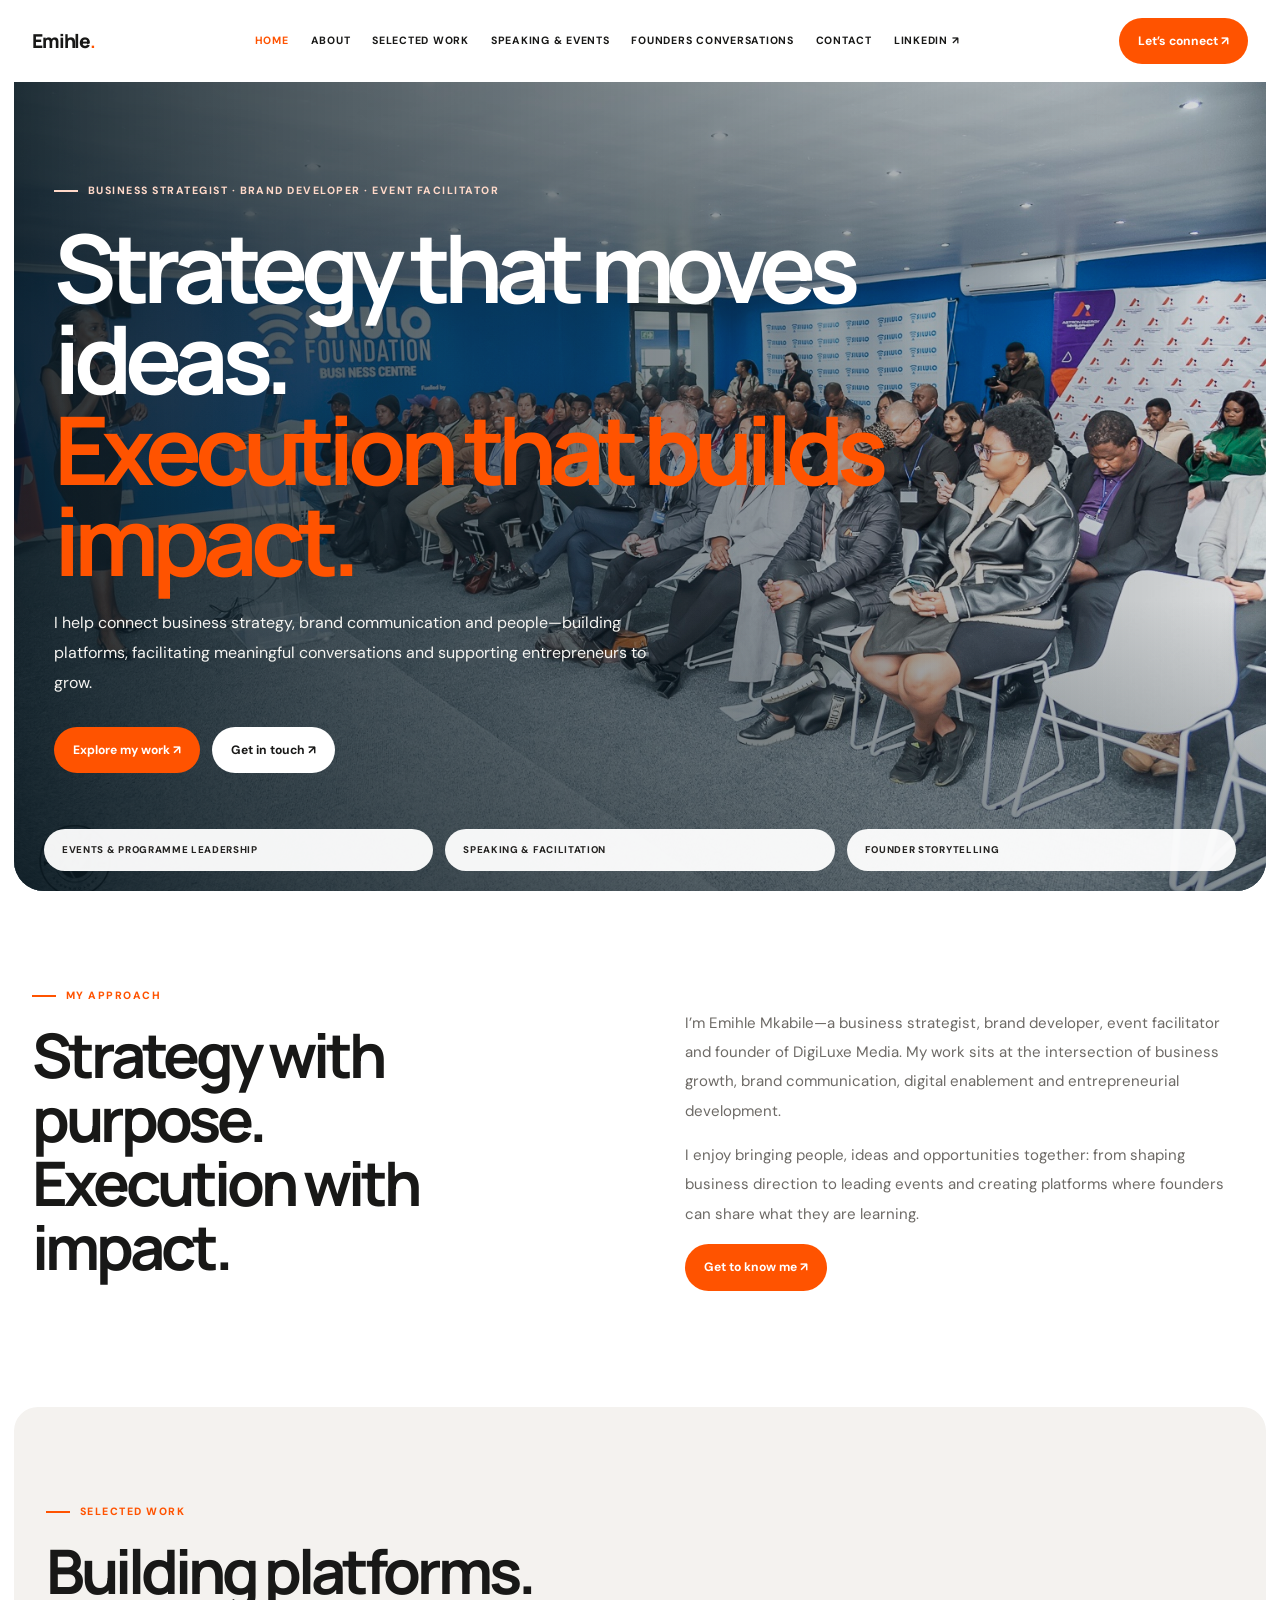
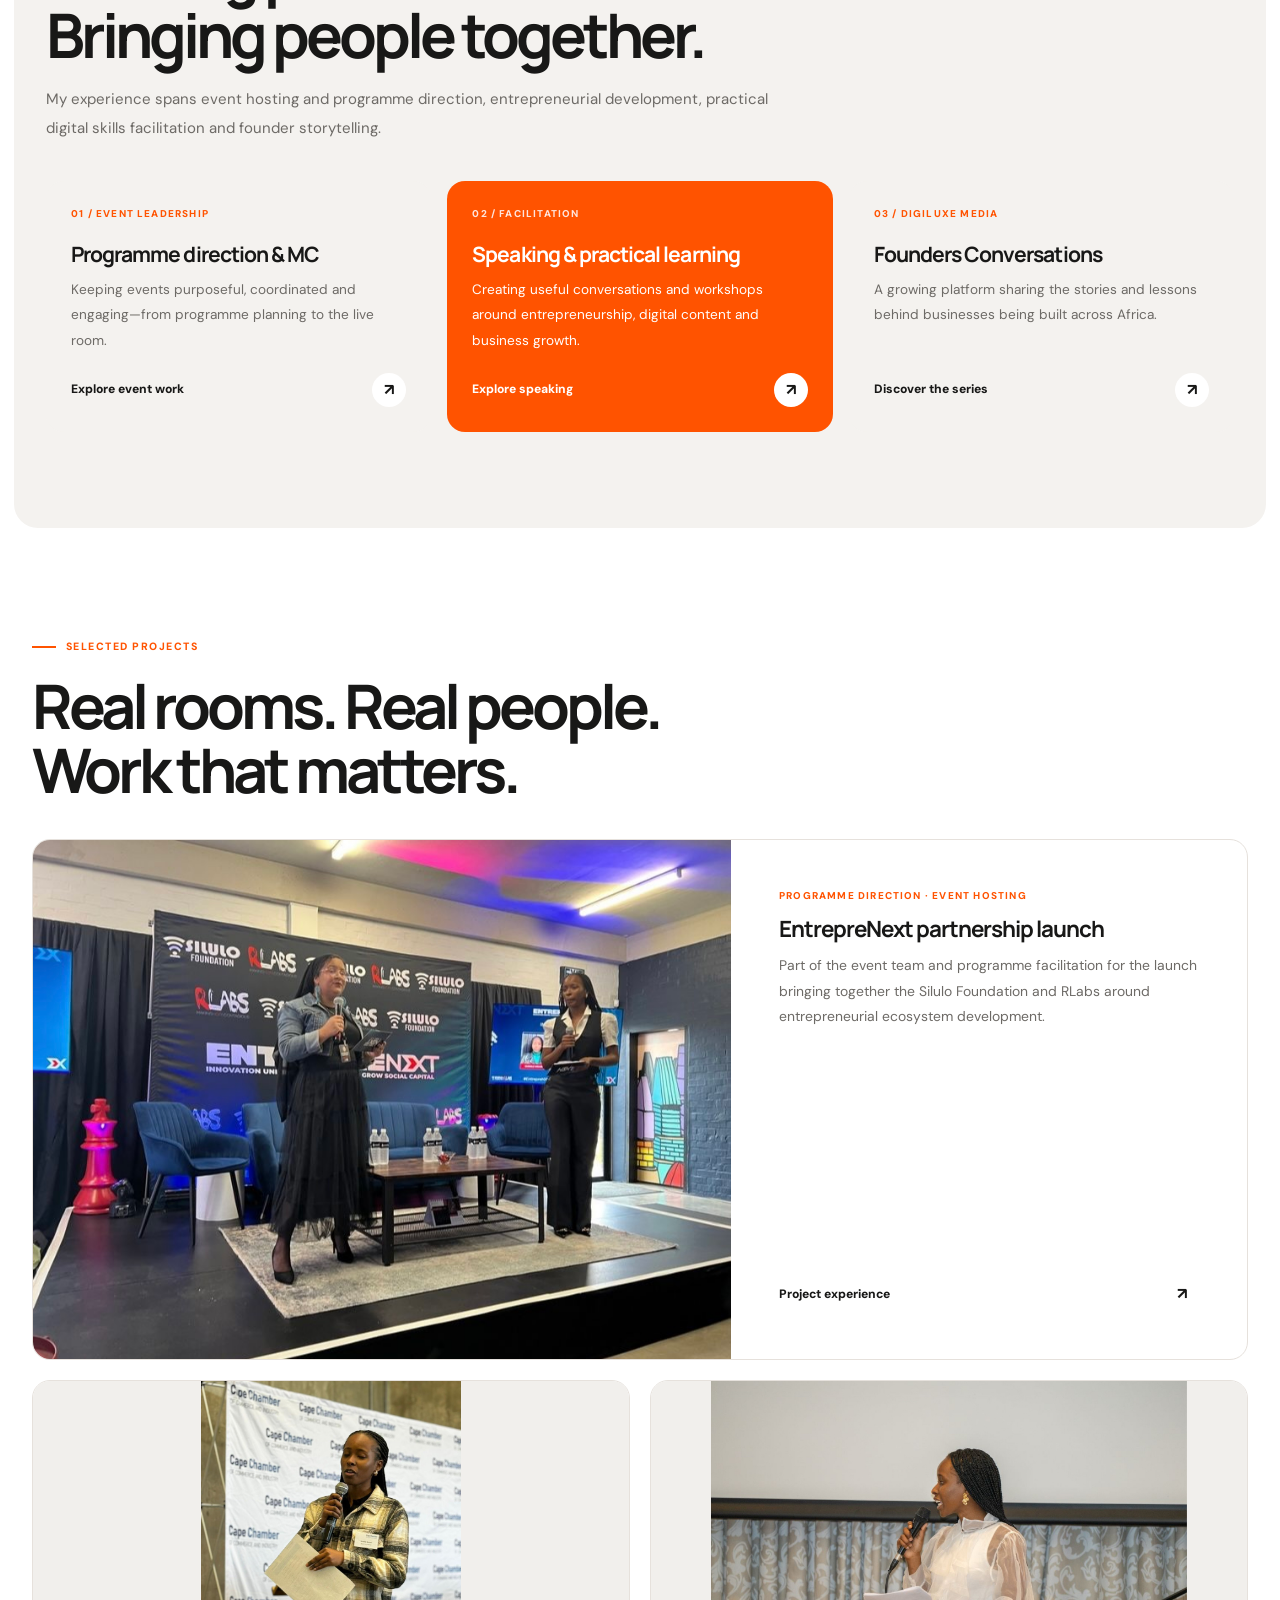
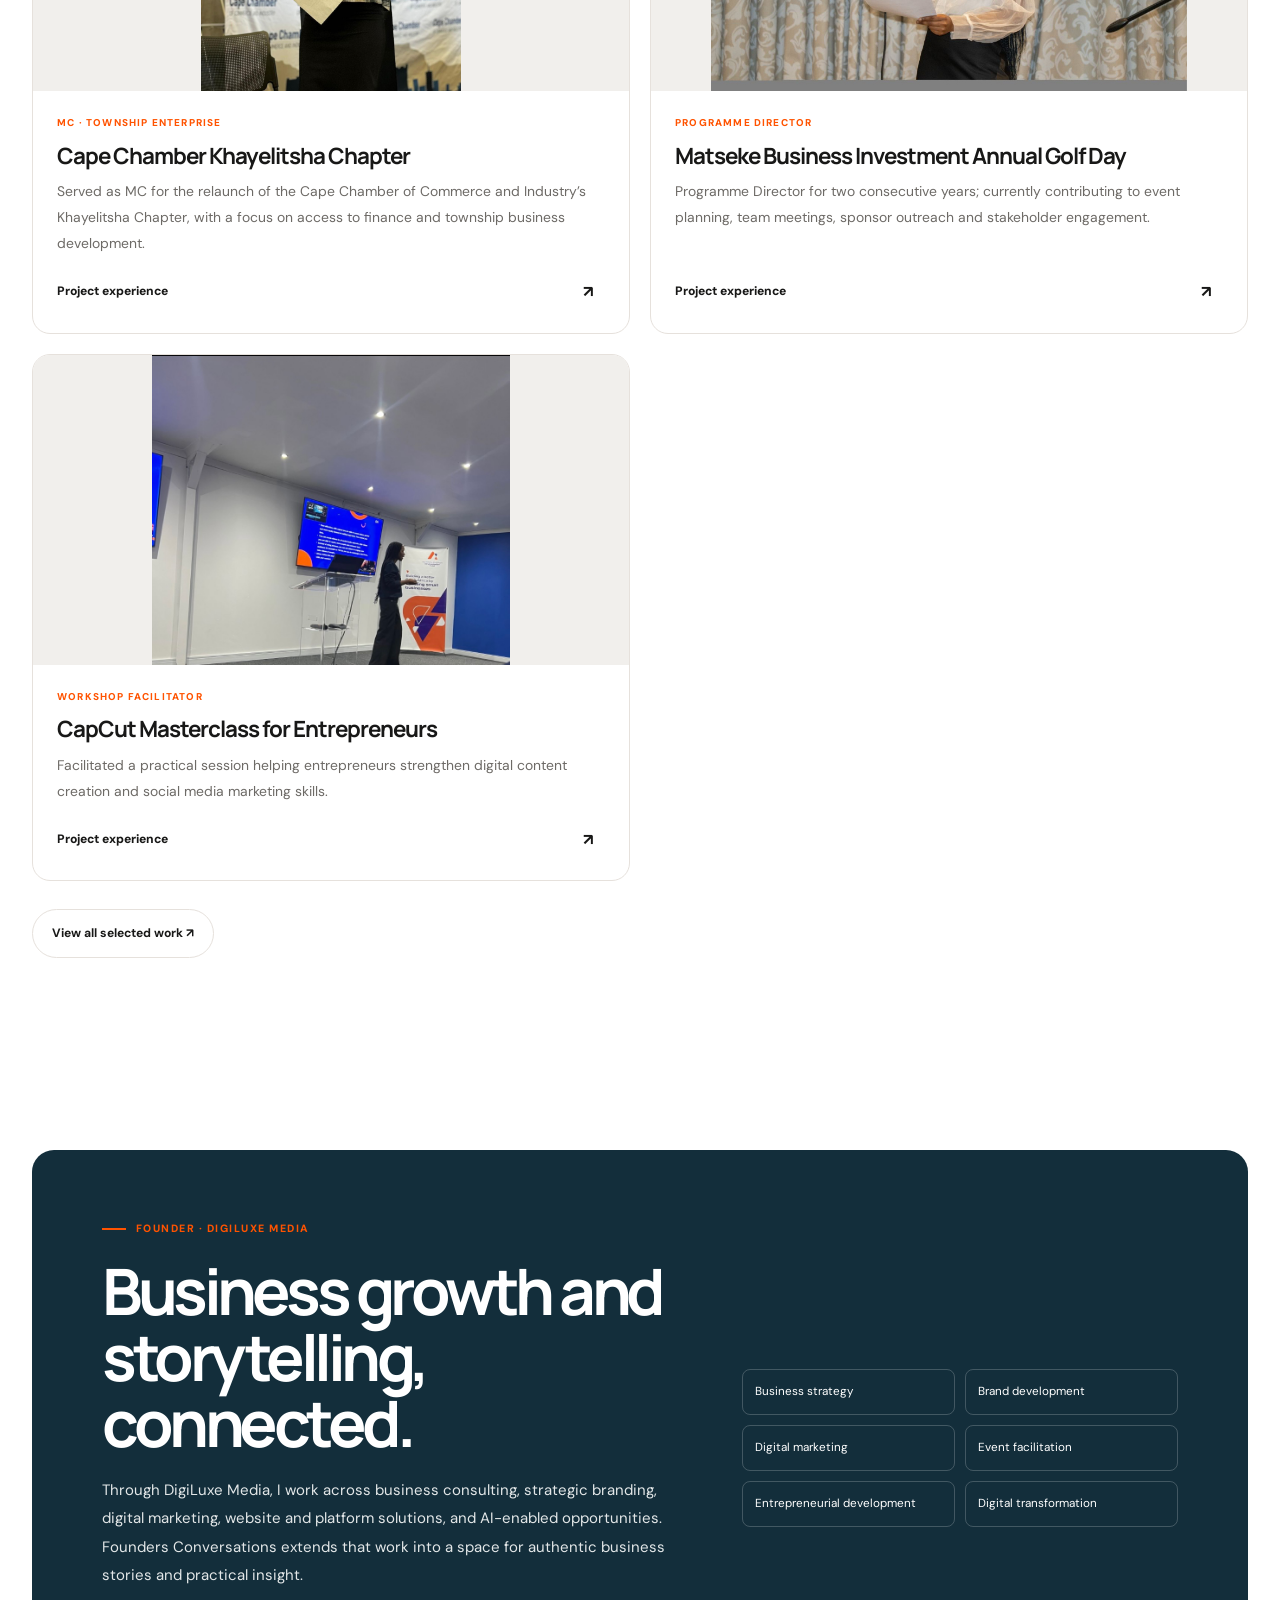
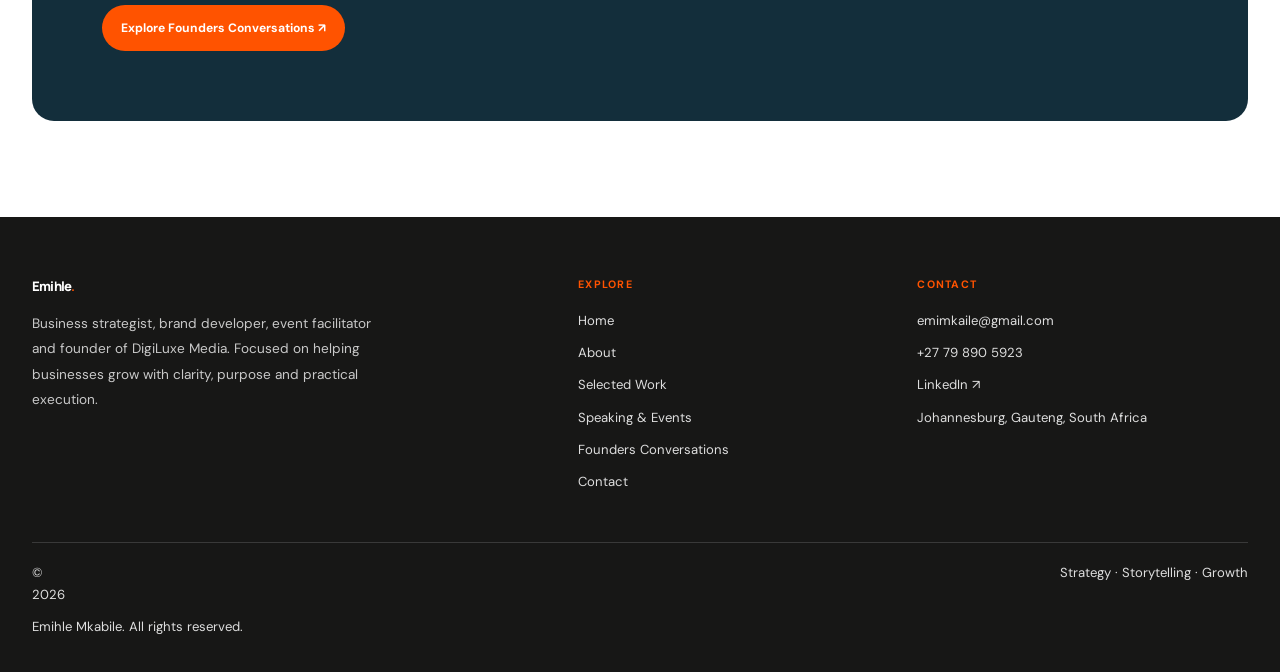
<file: index.html>
<!doctype html><html lang="en-ZA"><head><meta charset="utf-8"><meta name="viewport" content="width=device-width,initial-scale=1"><meta name="theme-color" content="#181817"><meta name="description" content="Emihle Mkabile | Business Strategy, Events & Brand Development"><title>Emihle Mkabile | Business Strategy, Events & Brand Development</title><link rel="stylesheet" href="assets/styles.css"></head><body><div class="site"><header><div class="container nav"><a class="brand" href="index.html">Emihle<b>.</b></a><nav class="navlinks" aria-label="Main navigation"><a href="index.html" class="active">Home</a><a href="about.html" class="">About</a><a href="work.html" class="">Selected Work</a><a href="speaking.html" class="">Speaking & Events</a><a href="founders.html" class="">Founders Conversations</a><a href="contact.html" class="">Contact</a><a href="https://www.linkedin.com/in/emimkaile/" target="_blank" rel="noopener noreferrer">LinkedIn ↗</a></nav><a class="navcta" href="contact.html">Let’s connect ↗</a><button class="menu" aria-expanded="false" aria-label="Toggle navigation">Menu</button></div></header><main><section class="hero"><style>.hero:before{background-image:linear-gradient(90deg,rgba(10,25,33,.86),rgba(10,25,33,.52) 48%,rgba(10,25,33,.12)),url('assets/silulo-launch-wide.jpg')}</style><div class="hero-content"><div class="eyebrow">Business strategist · Brand developer · Event facilitator</div><h1>Strategy that moves ideas.<br><em>Execution that builds impact.</em></h1><p>I help connect business strategy, brand communication and people—building platforms, facilitating meaningful conversations and supporting entrepreneurs to grow.</p><div class="hero-actions"><a class="btn" href="work.html">Explore my work ↗</a><a class="btn light" href="contact.html">Get in touch ↗</a></div></div><div class="hero-pills"><a href="work.html">EVENTS & PROGRAMME LEADERSHIP</a><a href="speaking.html">SPEAKING & FACILITATION</a><a href="founders.html">FOUNDER STORYTELLING</a></div></section>
<section class="section"><div class="container split reveal"><div><div class="eyebrow">My approach</div><h2>Strategy with purpose.<br>Execution with impact.</h2></div><div class="copy"><p>I’m Emihle Mkabile—a business strategist, brand developer, event facilitator and founder of DigiLuxe Media. My work sits at the intersection of business growth, brand communication, digital enablement and entrepreneurial development.</p><p>I enjoy bringing people, ideas and opportunities together: from shaping business direction to leading events and creating platforms where founders can share what they are learning.</p><a class="btn" href="about.html">Get to know me ↗</a></div></div></section>
<section class="section soft"><div class="container"><div class="section-head reveal"><div class="eyebrow">Selected work</div><h2>Building platforms.<br>Bringing people together.</h2><p>My experience spans event hosting and programme direction, entrepreneurial development, practical digital skills facilitation and founder storytelling.</p></div><div class="cards"><a class="card reveal" href="work.html"><span class="tag">01 / Event leadership</span><h3>Programme direction & MC</h3><p>Keeping events purposeful, coordinated and engaging—from programme planning to the live room.</p><div class="card-link">Explore event work <span>↗</span></div></a><a class="card orange reveal" href="speaking.html"><span class="tag">02 / Facilitation</span><h3>Speaking & practical learning</h3><p>Creating useful conversations and workshops around entrepreneurship, digital content and business growth.</p><div class="card-link">Explore speaking <span>↗</span></div></a><a class="card reveal" href="founders.html"><span class="tag">03 / DigiLuxe Media</span><h3>Founders Conversations</h3><p>A growing platform sharing the stories and lessons behind businesses being built across Africa.</p><div class="card-link">Discover the series <span>↗</span></div></a></div></div></section>
<section class="section"><div class="container"><div class="section-head reveal"><div class="eyebrow">Selected projects</div><h2>Real rooms. Real people.<br>Work that matters.</h2></div><div class="project-grid"><article class="project featured reveal"><div class="project-media"><img src="assets/entreprenext-stage-02.jpg" alt="EntrepreNext partnership launch" loading="lazy"></div><div class="project-copy"><span class="tag">Programme direction · Event hosting</span><h3>EntrepreNext partnership launch</h3><p>Part of the event team and programme facilitation for the launch bringing together the Silulo Foundation and RLabs around entrepreneurial ecosystem development.</p><div class="card-link"><span>Project experience</span><span>↗</span></div></div></article><article class="project reveal"><div class="project-media"><img src="assets/cape-chamber-emihle.jpg" alt="Cape Chamber Khayelitsha Chapter" loading="lazy"></div><div class="project-copy"><span class="tag">MC · Township enterprise</span><h3>Cape Chamber Khayelitsha Chapter</h3><p>Served as MC for the relaunch of the Cape Chamber of Commerce and Industry’s Khayelitsha Chapter, with a focus on access to finance and township business development.</p><div class="card-link"><span>Project experience</span><span>↗</span></div></div></article><article class="project reveal"><div class="project-media"><img src="assets/mbi-speaking-01.jpg" alt="Matseke Business Investment Annual Golf Day" loading="lazy"></div><div class="project-copy"><span class="tag">Programme Director</span><h3>Matseke Business Investment Annual Golf Day</h3><p>Programme Director for two consecutive years; currently contributing to event planning, team meetings, sponsor outreach and stakeholder engagement.</p><div class="card-link"><span>Project experience</span><span>↗</span></div></div></article><article class="project reveal"><div class="project-media"><img src="assets/capcut-masterclass-01.jpg" alt="CapCut Masterclass for Entrepreneurs" loading="lazy"></div><div class="project-copy"><span class="tag">Workshop facilitator</span><h3>CapCut Masterclass for Entrepreneurs</h3><p>Facilitated a practical session helping entrepreneurs strengthen digital content creation and social media marketing skills.</p><div class="card-link"><span>Project experience</span><span>↗</span></div></div></article></div><div style="margin-top:28px"><a class="btn outline" href="work.html">View all selected work ↗</a></div></div></section>
<section class="section"><div class="container about-band reveal"><div><div class="eyebrow">Founder · DigiLuxe Media</div><h2>Business growth and storytelling, connected.</h2><p>Through DigiLuxe Media, I work across business consulting, strategic branding, digital marketing, website and platform solutions, and AI-enabled opportunities. Founders Conversations extends that work into a space for authentic business stories and practical insight.</p><a class="btn" href="founders.html">Explore Founders Conversations ↗</a></div><div class="expertise"><span>Business strategy</span><span>Brand development</span><span>Digital marketing</span><span>Event facilitation</span><span>Entrepreneurial development</span><span>Digital transformation</span></div></div></section></main><footer class="footer"><div class="container"><div class="footer-grid"><div><a class="brand" href="index.html" style="color:#fff">Emihle<b>.</b></a><p>Business strategist, brand developer, event facilitator and founder of DigiLuxe Media. Focused on helping businesses grow with clarity, purpose and practical execution.</p></div><div><h4>Explore</h4><a href="index.html">Home</a><a href="about.html">About</a><a href="work.html">Selected Work</a><a href="speaking.html">Speaking & Events</a><a href="founders.html">Founders Conversations</a><a href="contact.html">Contact</a></div><div><h4>Contact</h4><a href="mailto:emimkaile@gmail.com">emimkaile@gmail.com</a><a href="tel:+27798905923">+27 79 890 5923</a><a href="https://www.linkedin.com/in/emimkaile/" target="_blank" rel="noopener noreferrer">LinkedIn ↗</a><span>Johannesburg, Gauteng, South Africa</span></div></div><div class="footer-bottom"><span>© <span data-year></span> Emihle Mkabile. All rights reserved.</span><span>Strategy · Storytelling · Growth</span></div></div></footer></div><script src="assets/site.js"></script></body></html>
</file>
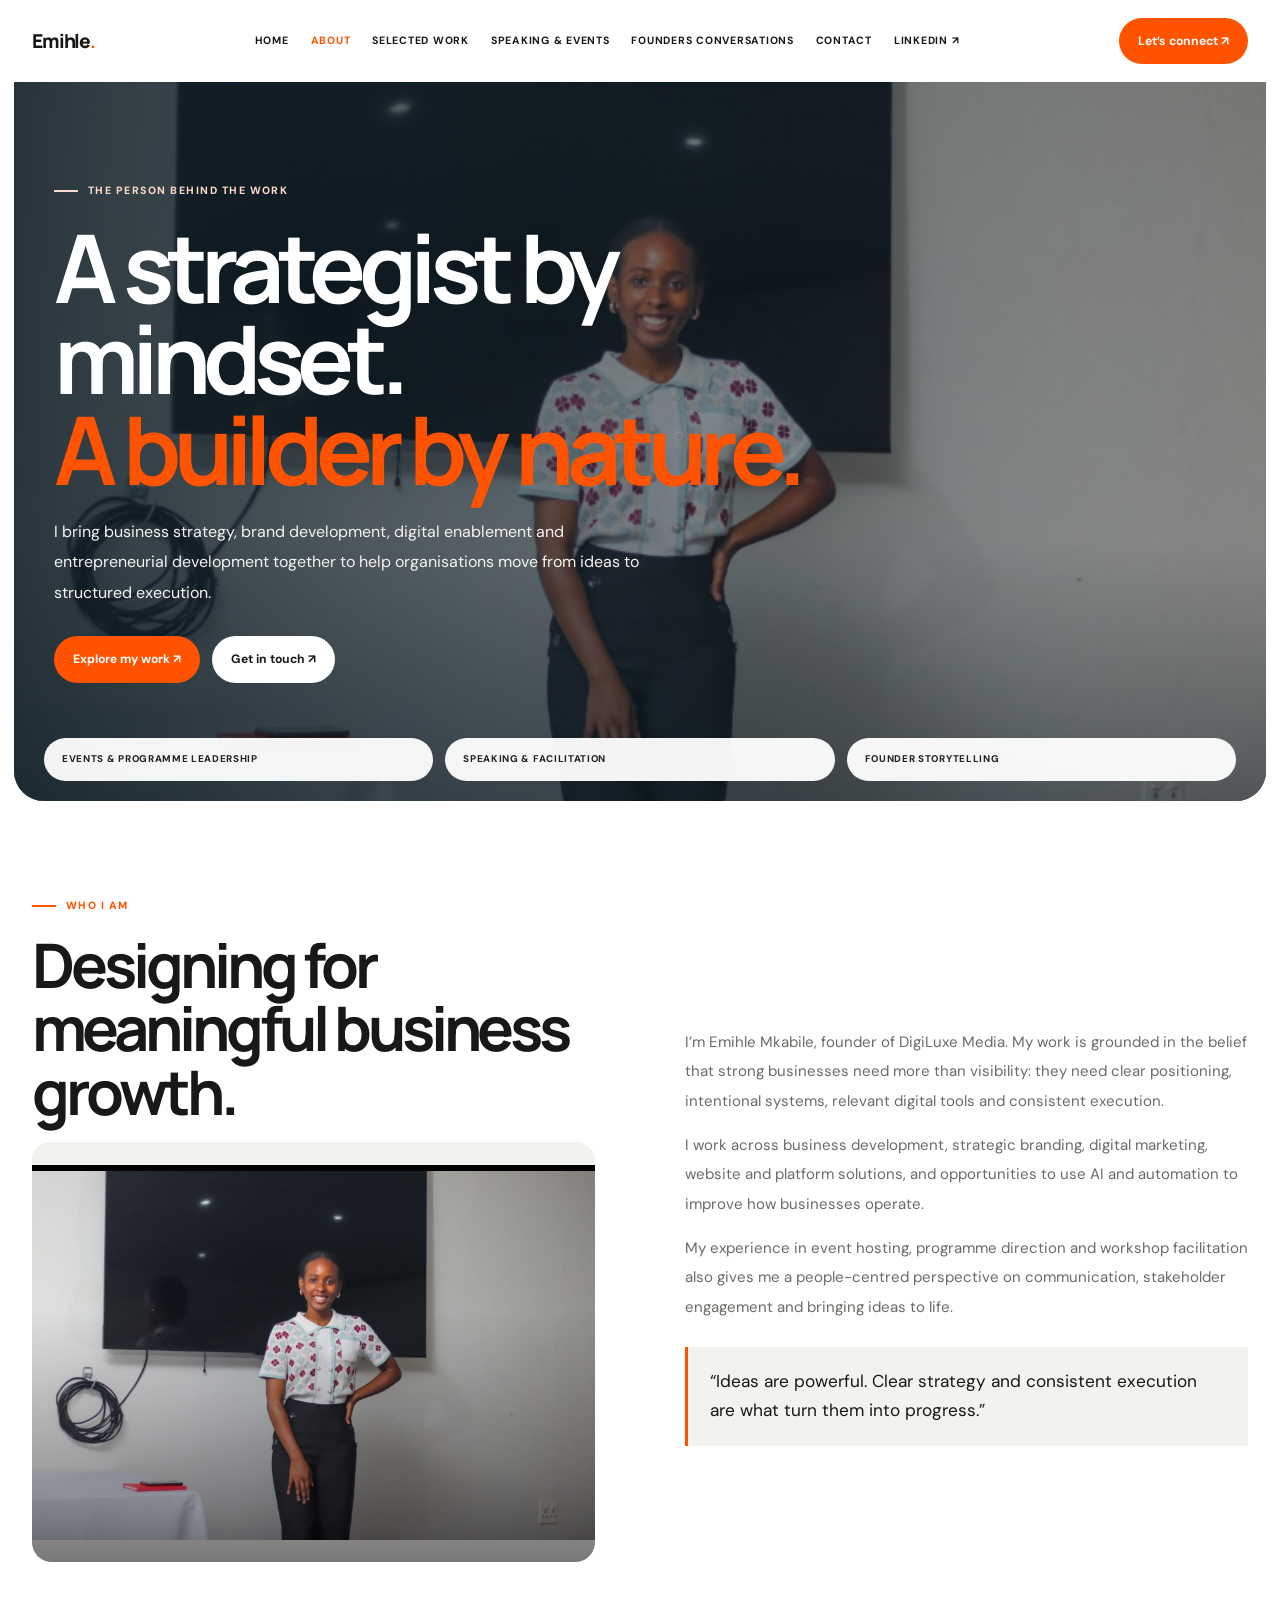
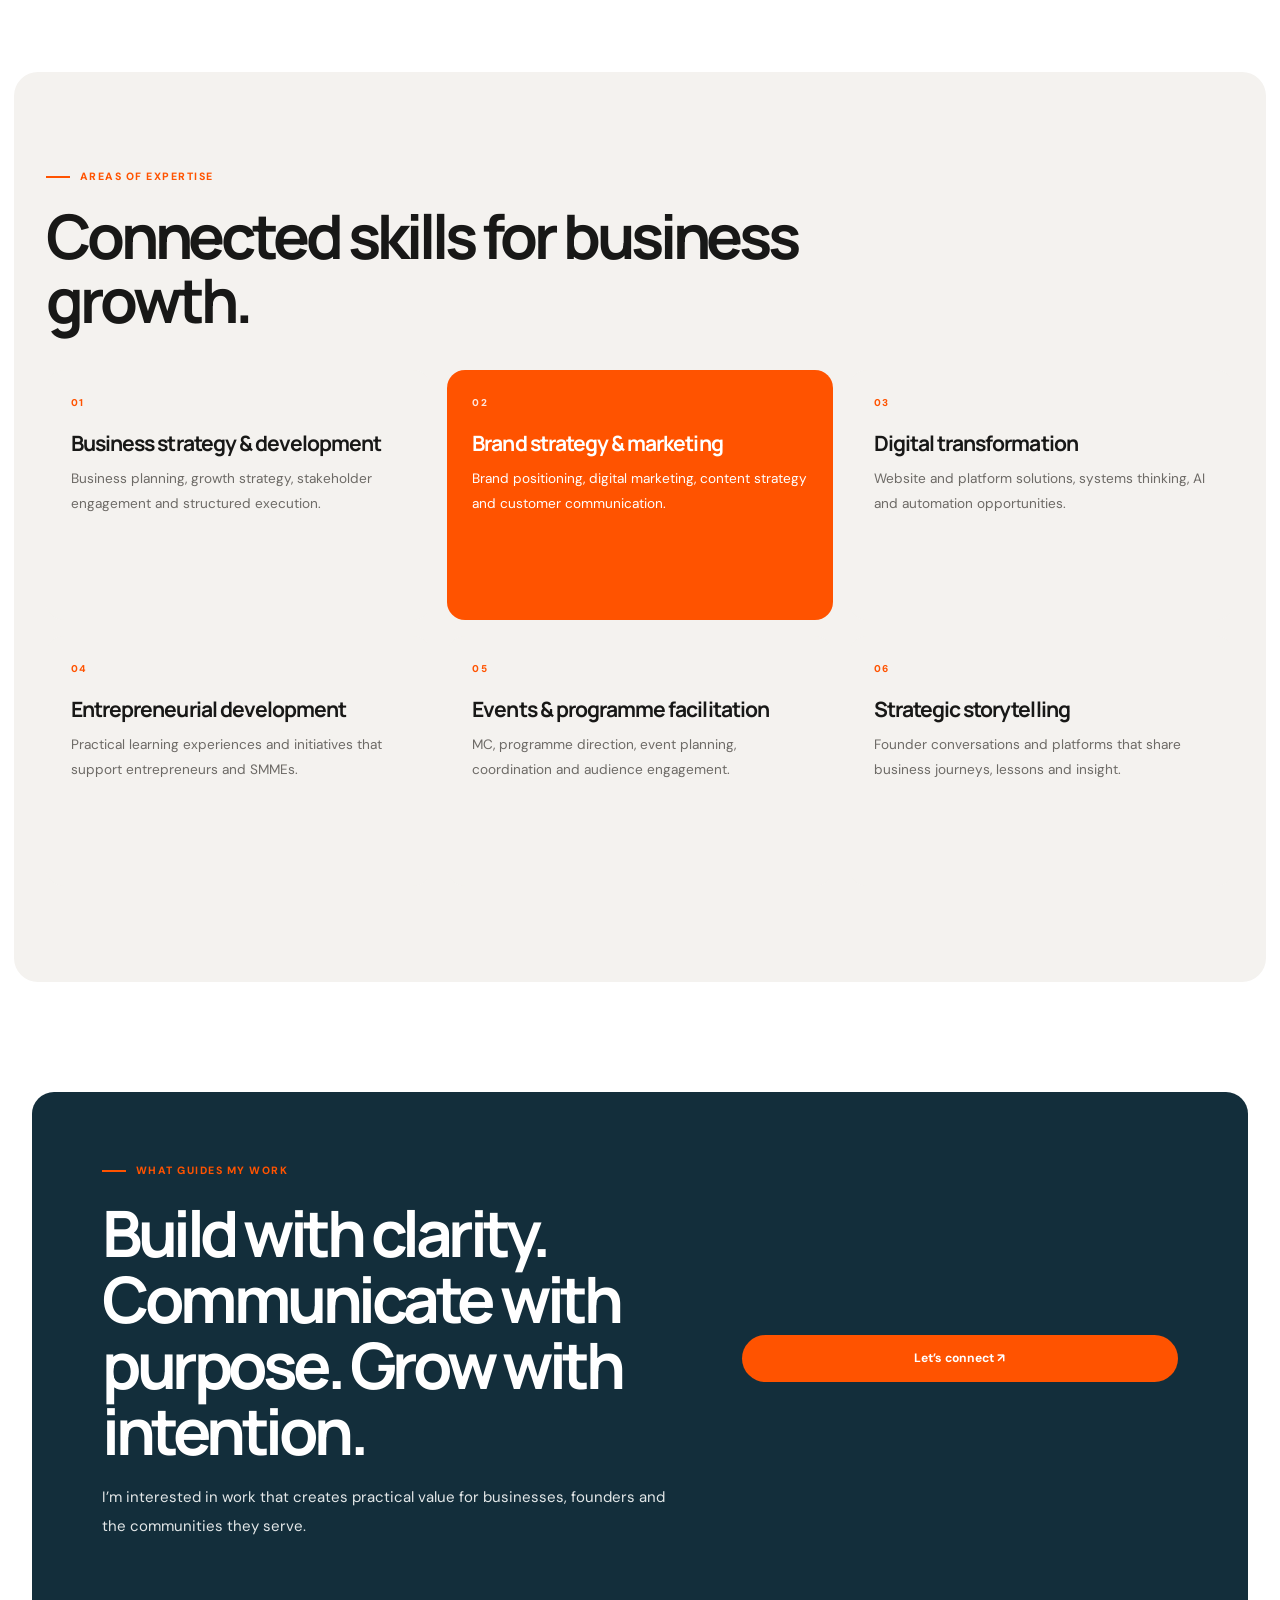
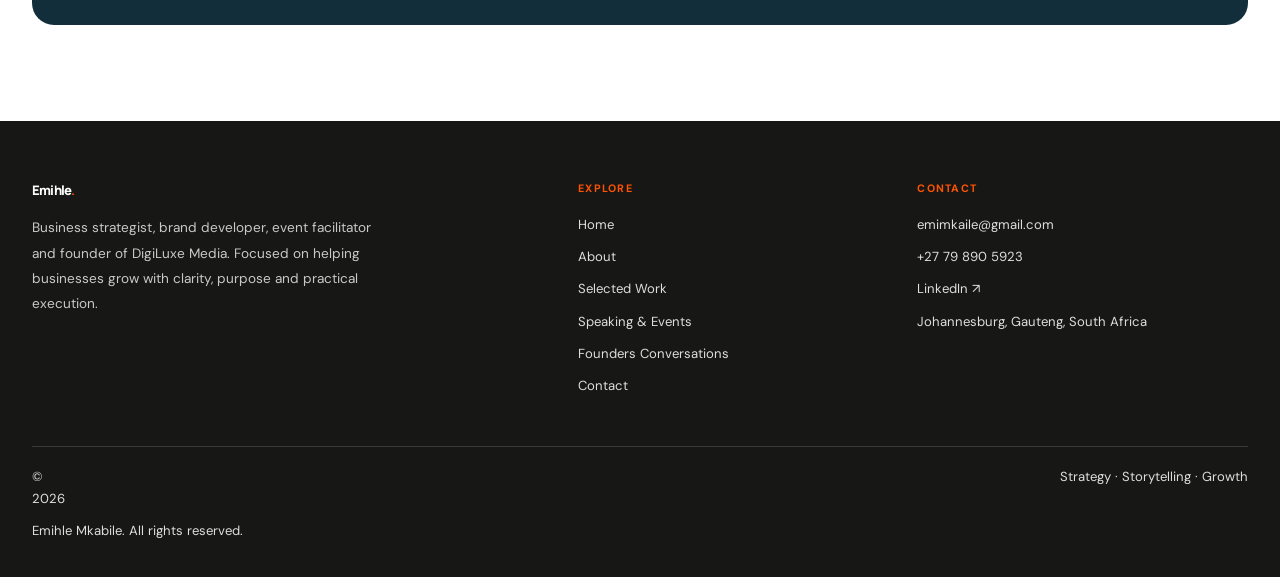
<file: about.html>
<!doctype html><html lang="en-ZA"><head><meta charset="utf-8"><meta name="viewport" content="width=device-width,initial-scale=1"><meta name="theme-color" content="#181817"><meta name="description" content="About Emihle Mkabile | Strategy, Leadership & Growth"><title>About Emihle Mkabile | Strategy, Leadership & Growth</title><link rel="stylesheet" href="assets/styles.css"></head><body><div class="site"><header><div class="container nav"><a class="brand" href="index.html">Emihle<b>.</b></a><nav class="navlinks" aria-label="Main navigation"><a href="index.html" class="">Home</a><a href="about.html" class="active">About</a><a href="work.html" class="">Selected Work</a><a href="speaking.html" class="">Speaking & Events</a><a href="founders.html" class="">Founders Conversations</a><a href="contact.html" class="">Contact</a><a href="https://www.linkedin.com/in/emimkaile/" target="_blank" rel="noopener noreferrer">LinkedIn ↗</a></nav><a class="navcta" href="contact.html">Let’s connect ↗</a><button class="menu" aria-expanded="false" aria-label="Toggle navigation">Menu</button></div></header><main><section class="hero"><style>.hero:before{background-image:linear-gradient(90deg,rgba(10,25,33,.86),rgba(10,25,33,.52) 48%,rgba(10,25,33,.12)),url('assets/professional-portrait.jpg')}</style><div class="hero-content"><div class="eyebrow">The person behind the work</div><h1>A strategist by mindset.<br><em>A builder by nature.</em></h1><p>I bring business strategy, brand development, digital enablement and entrepreneurial development together to help organisations move from ideas to structured execution.</p><div class="hero-actions"><a class="btn" href="work.html">Explore my work ↗</a><a class="btn light" href="contact.html">Get in touch ↗</a></div></div><div class="hero-pills"><a href="work.html">EVENTS & PROGRAMME LEADERSHIP</a><a href="speaking.html">SPEAKING & FACILITATION</a><a href="founders.html">FOUNDER STORYTELLING</a></div></section>
<section class="section"><div class="container split reveal"><div><div class="eyebrow">Who I am</div><h2>Designing for meaningful business growth.</h2><div class="image-frame"><img src="assets/professional-portrait.jpg" alt="Emihle Mkabile portrait" loading="lazy"></div></div><div class="copy"><p>I’m Emihle Mkabile, founder of DigiLuxe Media. My work is grounded in the belief that strong businesses need more than visibility: they need clear positioning, intentional systems, relevant digital tools and consistent execution.</p><p>I work across business development, strategic branding, digital marketing, website and platform solutions, and opportunities to use AI and automation to improve how businesses operate.</p><p>My experience in event hosting, programme direction and workshop facilitation also gives me a people-centred perspective on communication, stakeholder engagement and bringing ideas to life.</p><div class="quote">“Ideas are powerful. Clear strategy and consistent execution are what turn them into progress.”</div></div></div></section>
<section class="section soft"><div class="container"><div class="section-head"><div class="eyebrow">Areas of expertise</div><h2>Connected skills for business growth.</h2></div><div class="cards"><article class="card"><span class="tag">01</span><h3>Business strategy & development</h3><p>Business planning, growth strategy, stakeholder engagement and structured execution.</p></article><article class="card orange"><span class="tag">02</span><h3>Brand strategy & marketing</h3><p>Brand positioning, digital marketing, content strategy and customer communication.</p></article><article class="card"><span class="tag">03</span><h3>Digital transformation</h3><p>Website and platform solutions, systems thinking, AI and automation opportunities.</p></article><article class="card"><span class="tag">04</span><h3>Entrepreneurial development</h3><p>Practical learning experiences and initiatives that support entrepreneurs and SMMEs.</p></article><article class="card"><span class="tag">05</span><h3>Events & programme facilitation</h3><p>MC, programme direction, event planning, coordination and audience engagement.</p></article><article class="card"><span class="tag">06</span><h3>Strategic storytelling</h3><p>Founder conversations and platforms that share business journeys, lessons and insight.</p></article></div></div></section><section class="section"><div class="container about-band"><div><div class="eyebrow">What guides my work</div><h2>Build with clarity. Communicate with purpose. Grow with intention.</h2><p>I’m interested in work that creates practical value for businesses, founders and the communities they serve.</p></div><a class="btn" href="contact.html">Let’s connect ↗</a></div></section></main><footer class="footer"><div class="container"><div class="footer-grid"><div><a class="brand" href="index.html" style="color:#fff">Emihle<b>.</b></a><p>Business strategist, brand developer, event facilitator and founder of DigiLuxe Media. Focused on helping businesses grow with clarity, purpose and practical execution.</p></div><div><h4>Explore</h4><a href="index.html">Home</a><a href="about.html">About</a><a href="work.html">Selected Work</a><a href="speaking.html">Speaking & Events</a><a href="founders.html">Founders Conversations</a><a href="contact.html">Contact</a></div><div><h4>Contact</h4><a href="mailto:emimkaile@gmail.com">emimkaile@gmail.com</a><a href="tel:+27798905923">+27 79 890 5923</a><a href="https://www.linkedin.com/in/emimkaile/" target="_blank" rel="noopener noreferrer">LinkedIn ↗</a><span>Johannesburg, Gauteng, South Africa</span></div></div><div class="footer-bottom"><span>© <span data-year></span> Emihle Mkabile. All rights reserved.</span><span>Strategy · Storytelling · Growth</span></div></div></footer></div><script src="assets/site.js"></script></body></html>
</file>
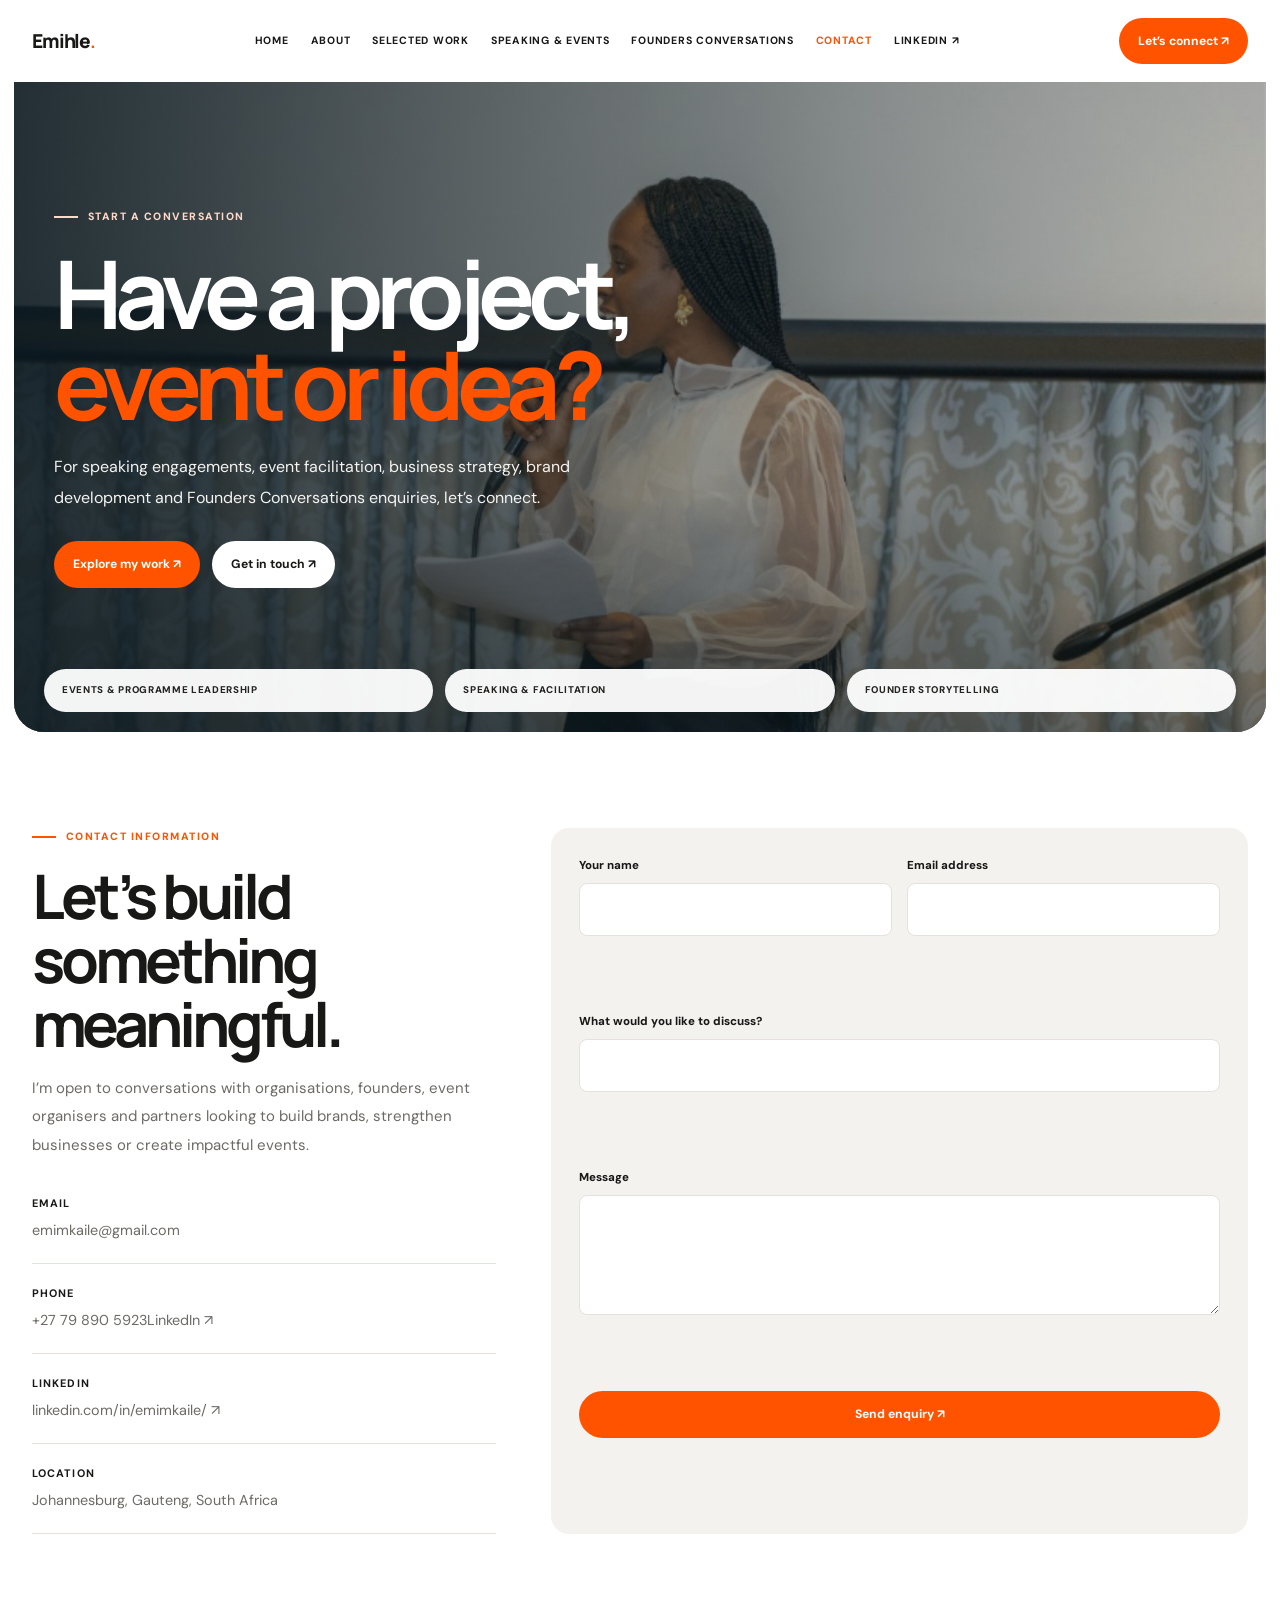
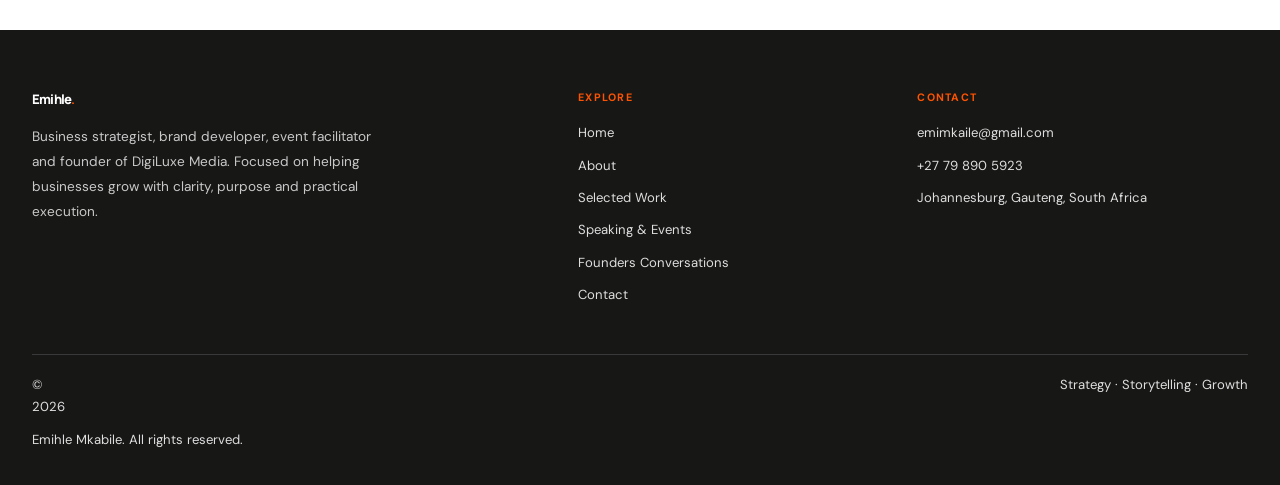
<file: contact.html>
<!doctype html><html lang="en-ZA"><head><meta charset="utf-8"><meta name="viewport" content="width=device-width,initial-scale=1"><meta name="theme-color" content="#181817"><meta name="description" content="Contact | Emihle Mkabile"><title>Contact | Emihle Mkabile</title><link rel="stylesheet" href="assets/styles.css"></head><body><div class="site"><header><div class="container nav"><a class="brand" href="index.html">Emihle<b>.</b></a><nav class="navlinks" aria-label="Main navigation"><a href="index.html" class="">Home</a><a href="about.html" class="">About</a><a href="work.html" class="">Selected Work</a><a href="speaking.html" class="">Speaking & Events</a><a href="founders.html" class="">Founders Conversations</a><a href="contact.html" class="active">Contact</a><a href="https://www.linkedin.com/in/emimkaile/" target="_blank" rel="noopener noreferrer">LinkedIn ↗</a></nav><a class="navcta" href="contact.html">Let’s connect ↗</a><button class="menu" aria-expanded="false" aria-label="Toggle navigation">Menu</button></div></header><main><section class="hero"><style>.hero:before{background-image:linear-gradient(90deg,rgba(10,25,33,.86),rgba(10,25,33,.52) 48%,rgba(10,25,33,.12)),url('assets/mbi-speaking-01.jpg')}</style><div class="hero-content"><div class="eyebrow">Start a conversation</div><h1>Have a project,<br><em>event or idea?</em></h1><p>For speaking engagements, event facilitation, business strategy, brand development and Founders Conversations enquiries, let’s connect.</p><div class="hero-actions"><a class="btn" href="work.html">Explore my work ↗</a><a class="btn light" href="contact.html">Get in touch ↗</a></div></div><div class="hero-pills"><a href="work.html">EVENTS & PROGRAMME LEADERSHIP</a><a href="speaking.html">SPEAKING & FACILITATION</a><a href="founders.html">FOUNDER STORYTELLING</a></div></section>
<section class="section"><div class="container contact"><div><div class="eyebrow">Contact information</div><h2>Let’s build something meaningful.</h2><p style="color:var(--muted);line-height:1.9">I’m open to conversations with organisations, founders, event organisers and partners looking to build brands, strengthen businesses or create impactful events.</p><div class="contact-info"><b>Email</b><a href="mailto:emimkaile@gmail.com">emimkaile@gmail.com</a></div><div class="contact-info"><b>Phone</b><a href="tel:+27798905923">+27 79 890 5923</a><a href="https://www.linkedin.com/in/emimkaile/" target="_blank" rel="noopener noreferrer">LinkedIn ↗</a></div><div class="contact-info"><b>LinkedIn</b><a href="https://www.linkedin.com/in/emimkaile/" target="_blank" rel="noopener noreferrer">linkedin.com/in/emimkaile/ ↗</a></div><div class="contact-info"><b>Location</b><span>Johannesburg, Gauteng, South Africa</span></div></div><form class="form" onsubmit="event.preventDefault();document.getElementById('form-note').textContent='This portfolio demo form is not connected yet. Please email Emihle directly.'"><div class="field"><label for="name">Your name</label><input id="name" name="name" required autocomplete="name"></div><div class="field"><label for="email">Email address</label><input id="email" name="email" type="email" required autocomplete="email"></div><div class="field full"><label for="subject">What would you like to discuss?</label><input id="subject" name="subject" required></div><div class="field full"><label for="message">Message</label><textarea id="message" name="message" required></textarea></div><div class="field full"><button class="btn" type="submit">Send enquiry ↗</button><small id="form-note" style="color:var(--muted)"></small></div></form></div></section></main><footer class="footer"><div class="container"><div class="footer-grid"><div><a class="brand" href="index.html" style="color:#fff">Emihle<b>.</b></a><p>Business strategist, brand developer, event facilitator and founder of DigiLuxe Media. Focused on helping businesses grow with clarity, purpose and practical execution.</p></div><div><h4>Explore</h4><a href="index.html">Home</a><a href="about.html">About</a><a href="work.html">Selected Work</a><a href="speaking.html">Speaking & Events</a><a href="founders.html">Founders Conversations</a><a href="contact.html">Contact</a></div><div><h4>Contact</h4><a href="mailto:emimkaile@gmail.com">emimkaile@gmail.com</a><a href="tel:+27798905923">+27 79 890 5923</a><span>Johannesburg, Gauteng, South Africa</span></div></div><div class="footer-bottom"><span>© <span data-year></span> Emihle Mkabile. All rights reserved.</span><span>Strategy · Storytelling · Growth</span></div></div></footer></div><script src="assets/site.js"></script></body></html>
</file>
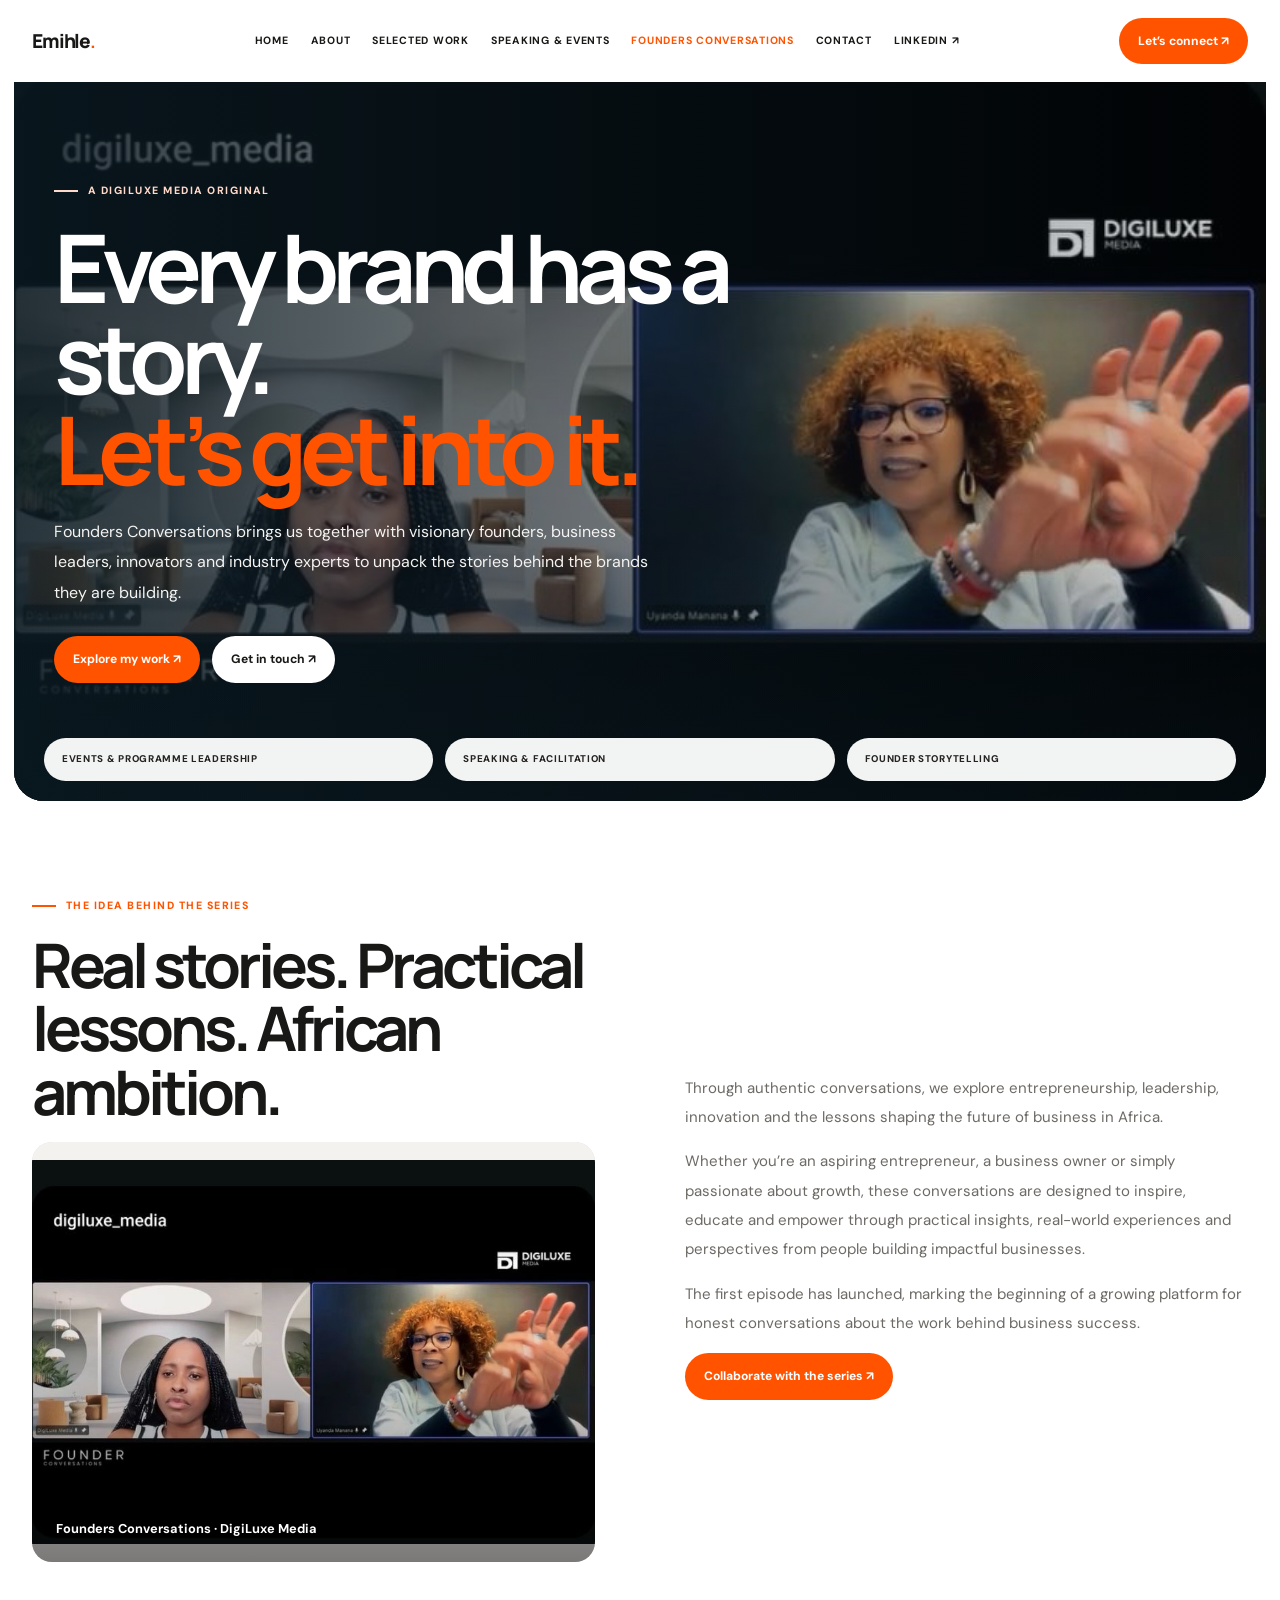
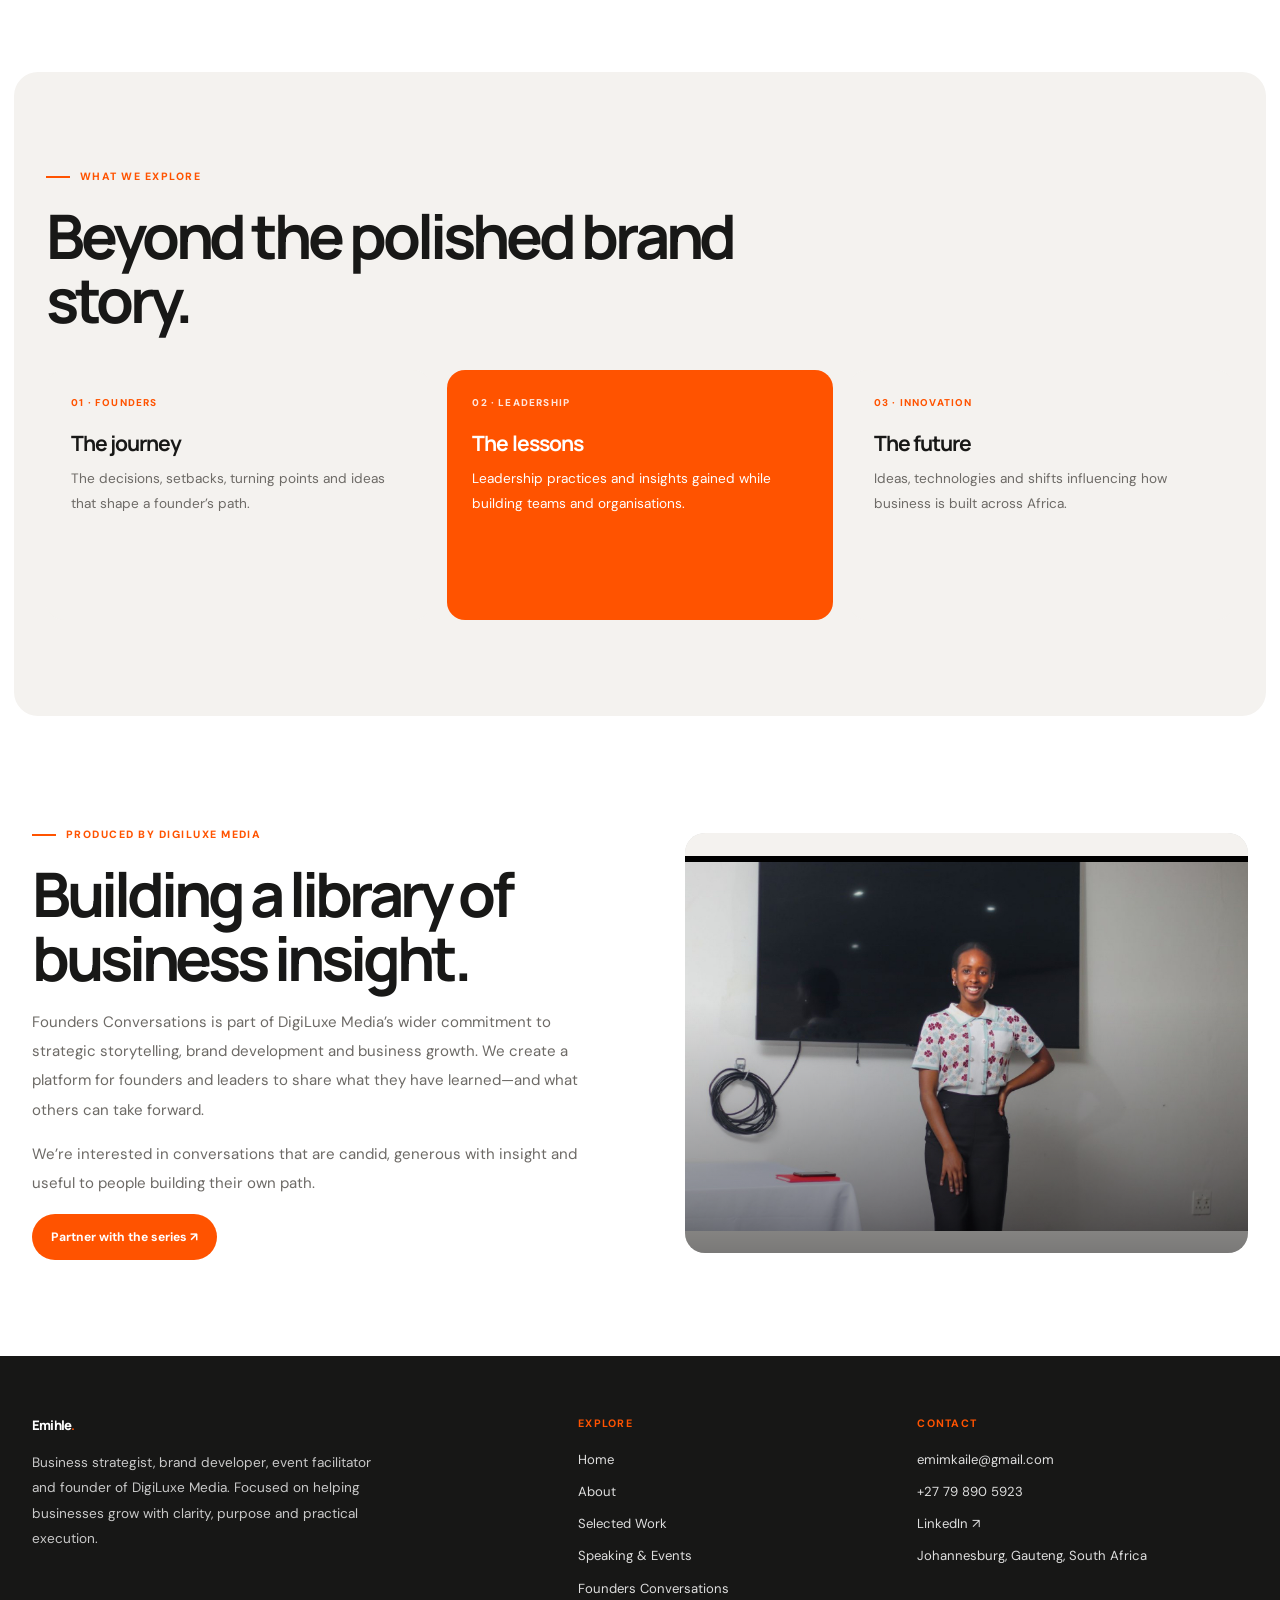
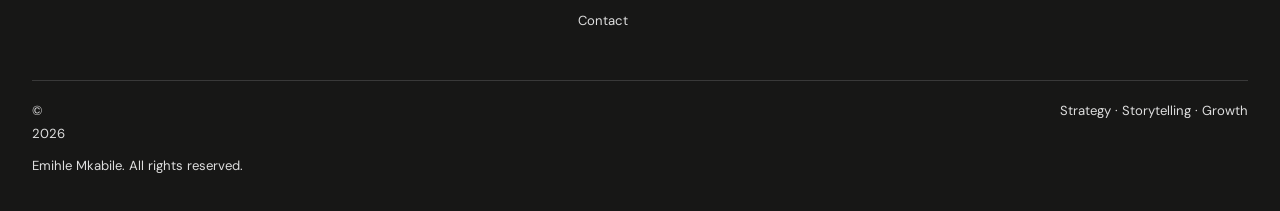
<file: founders.html>
<!doctype html><html lang="en-ZA"><head><meta charset="utf-8"><meta name="viewport" content="width=device-width,initial-scale=1"><meta name="theme-color" content="#181817"><meta name="description" content="Founders Conversations | DigiLuxe Media"><title>Founders Conversations | DigiLuxe Media</title><link rel="stylesheet" href="assets/styles.css"></head><body><div class="site"><header><div class="container nav"><a class="brand" href="index.html">Emihle<b>.</b></a><nav class="navlinks" aria-label="Main navigation"><a href="index.html" class="">Home</a><a href="about.html" class="">About</a><a href="work.html" class="">Selected Work</a><a href="speaking.html" class="">Speaking & Events</a><a href="founders.html" class="active">Founders Conversations</a><a href="contact.html" class="">Contact</a><a href="https://www.linkedin.com/in/emimkaile/" target="_blank" rel="noopener noreferrer">LinkedIn ↗</a></nav><a class="navcta" href="contact.html">Let’s connect ↗</a><button class="menu" aria-expanded="false" aria-label="Toggle navigation">Menu</button></div></header><main><section class="hero"><style>.hero:before{background-image:linear-gradient(90deg,rgba(10,25,33,.86),rgba(10,25,33,.52) 48%,rgba(10,25,33,.12)),url('assets/founders-conversations.jpg')}</style><div class="hero-content"><div class="eyebrow">A DigiLuxe Media original</div><h1>Every brand has a story.<br><em>Let’s get into it.</em></h1><p>Founders Conversations brings us together with visionary founders, business leaders, innovators and industry experts to unpack the stories behind the brands they are building.</p><div class="hero-actions"><a class="btn" href="work.html">Explore my work ↗</a><a class="btn light" href="contact.html">Get in touch ↗</a></div></div><div class="hero-pills"><a href="work.html">EVENTS & PROGRAMME LEADERSHIP</a><a href="speaking.html">SPEAKING & FACILITATION</a><a href="founders.html">FOUNDER STORYTELLING</a></div></section>
<section class="section"><div class="container split reveal"><div><div class="eyebrow">The idea behind the series</div><h2>Real stories. Practical lessons. African ambition.</h2><div class="image-frame"><img src="assets/founders-conversations.jpg" alt="Founders Conversations interview" loading="lazy"><span class="image-caption">Founders Conversations · DigiLuxe Media</span></div></div><div class="copy"><p>Through authentic conversations, we explore entrepreneurship, leadership, innovation and the lessons shaping the future of business in Africa.</p><p>Whether you’re an aspiring entrepreneur, a business owner or simply passionate about growth, these conversations are designed to inspire, educate and empower through practical insights, real-world experiences and perspectives from people building impactful businesses.</p><p>The first episode has launched, marking the beginning of a growing platform for honest conversations about the work behind business success.</p><a class="btn" href="contact.html">Collaborate with the series ↗</a></div></div></section>
<section class="section soft"><div class="container"><div class="section-head"><div class="eyebrow">What we explore</div><h2>Beyond the polished brand story.</h2></div><div class="cards"><article class="card"><span class="tag">01 · Founders</span><h3>The journey</h3><p>The decisions, setbacks, turning points and ideas that shape a founder’s path.</p></article><article class="card orange"><span class="tag">02 · Leadership</span><h3>The lessons</h3><p>Leadership practices and insights gained while building teams and organisations.</p></article><article class="card"><span class="tag">03 · Innovation</span><h3>The future</h3><p>Ideas, technologies and shifts influencing how business is built across Africa.</p></article></div></div></section>
<section class="section"><div class="container split"><div class="copy"><div class="eyebrow">Produced by DigiLuxe Media</div><h2>Building a library of business insight.</h2><p>Founders Conversations is part of DigiLuxe Media’s wider commitment to strategic storytelling, brand development and business growth. We create a platform for founders and leaders to share what they have learned—and what others can take forward.</p><p>We’re interested in conversations that are candid, generous with insight and useful to people building their own path.</p><a class="btn" href="contact.html">Partner with the series ↗</a></div><div class="image-frame"><img src="assets/professional-portrait.jpg" alt="Emihle Mkabile, founder of DigiLuxe Media" loading="lazy"></div></div></section></main><footer class="footer"><div class="container"><div class="footer-grid"><div><a class="brand" href="index.html" style="color:#fff">Emihle<b>.</b></a><p>Business strategist, brand developer, event facilitator and founder of DigiLuxe Media. Focused on helping businesses grow with clarity, purpose and practical execution.</p></div><div><h4>Explore</h4><a href="index.html">Home</a><a href="about.html">About</a><a href="work.html">Selected Work</a><a href="speaking.html">Speaking & Events</a><a href="founders.html">Founders Conversations</a><a href="contact.html">Contact</a></div><div><h4>Contact</h4><a href="mailto:emimkaile@gmail.com">emimkaile@gmail.com</a><a href="tel:+27798905923">+27 79 890 5923</a><a href="https://www.linkedin.com/in/emimkaile/" target="_blank" rel="noopener noreferrer">LinkedIn ↗</a><span>Johannesburg, Gauteng, South Africa</span></div></div><div class="footer-bottom"><span>© <span data-year></span> Emihle Mkabile. All rights reserved.</span><span>Strategy · Storytelling · Growth</span></div></div></footer></div><script src="assets/site.js"></script></body></html>
</file>
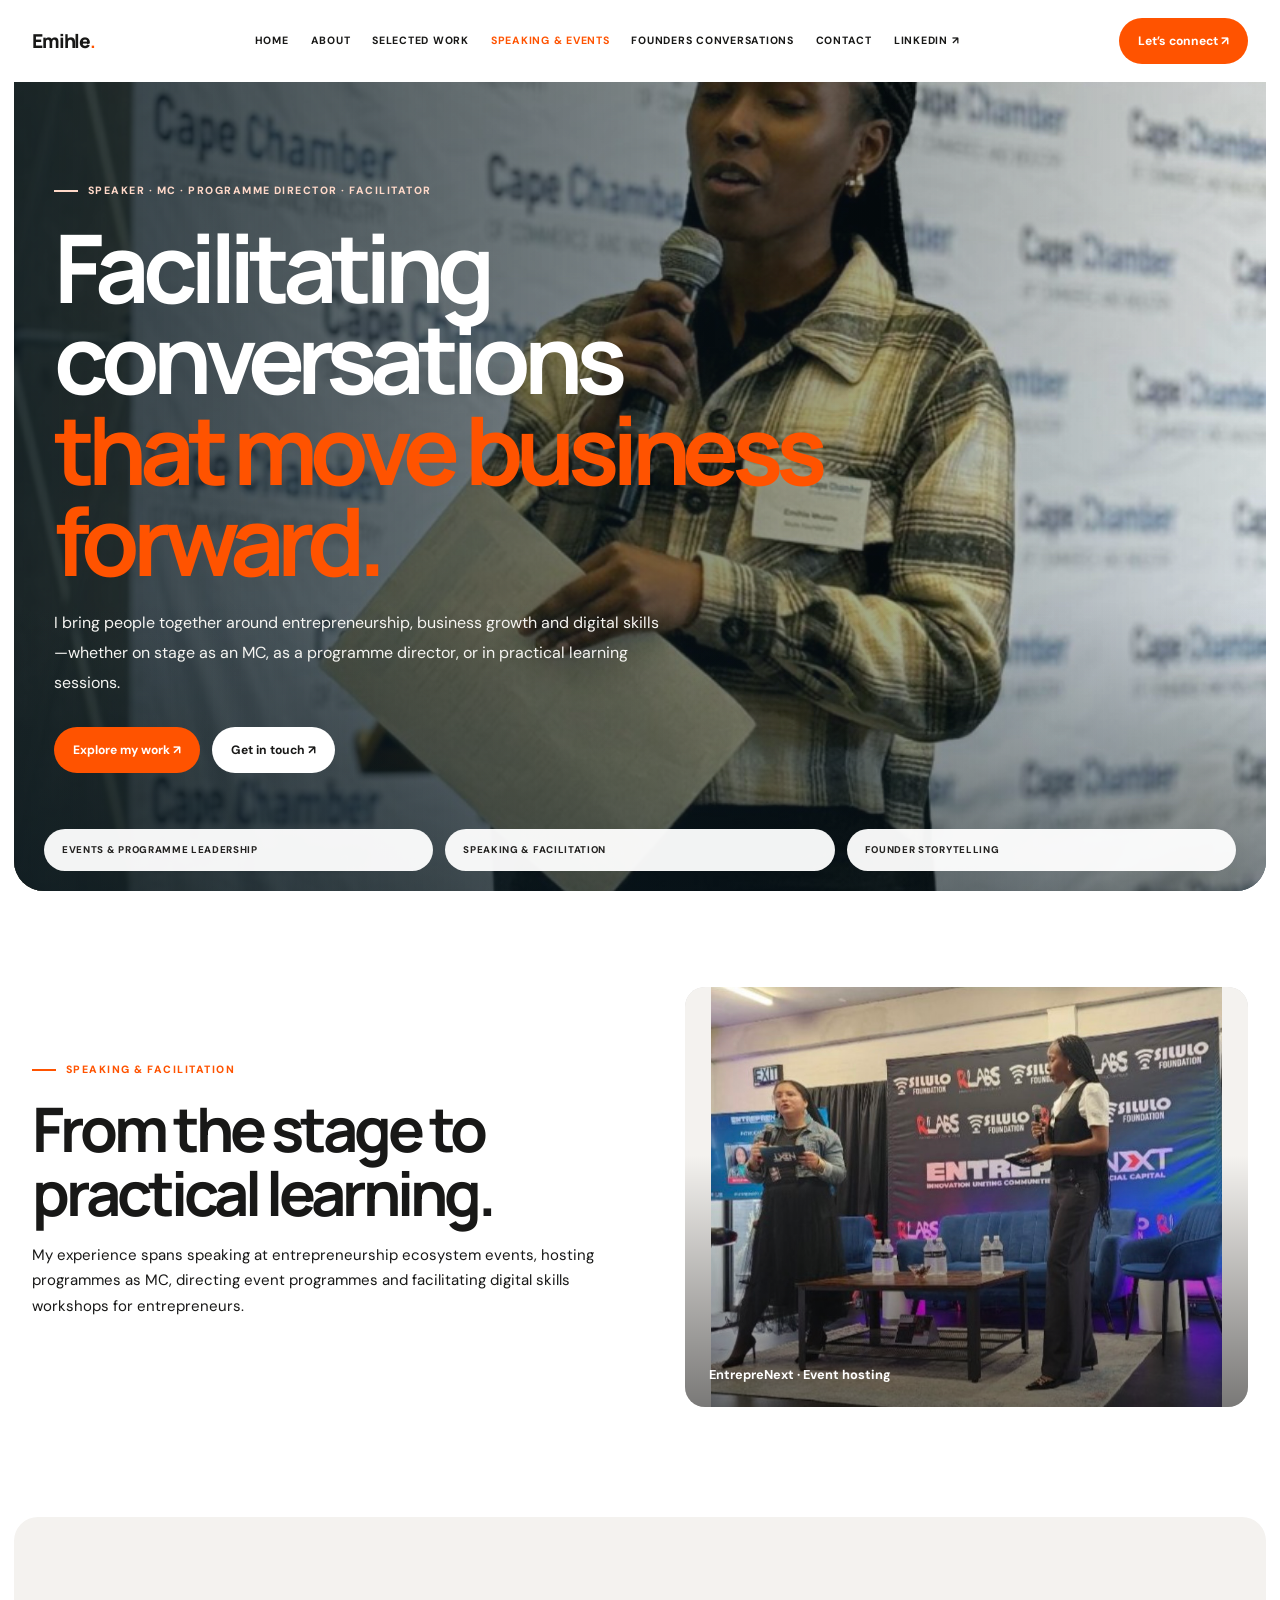
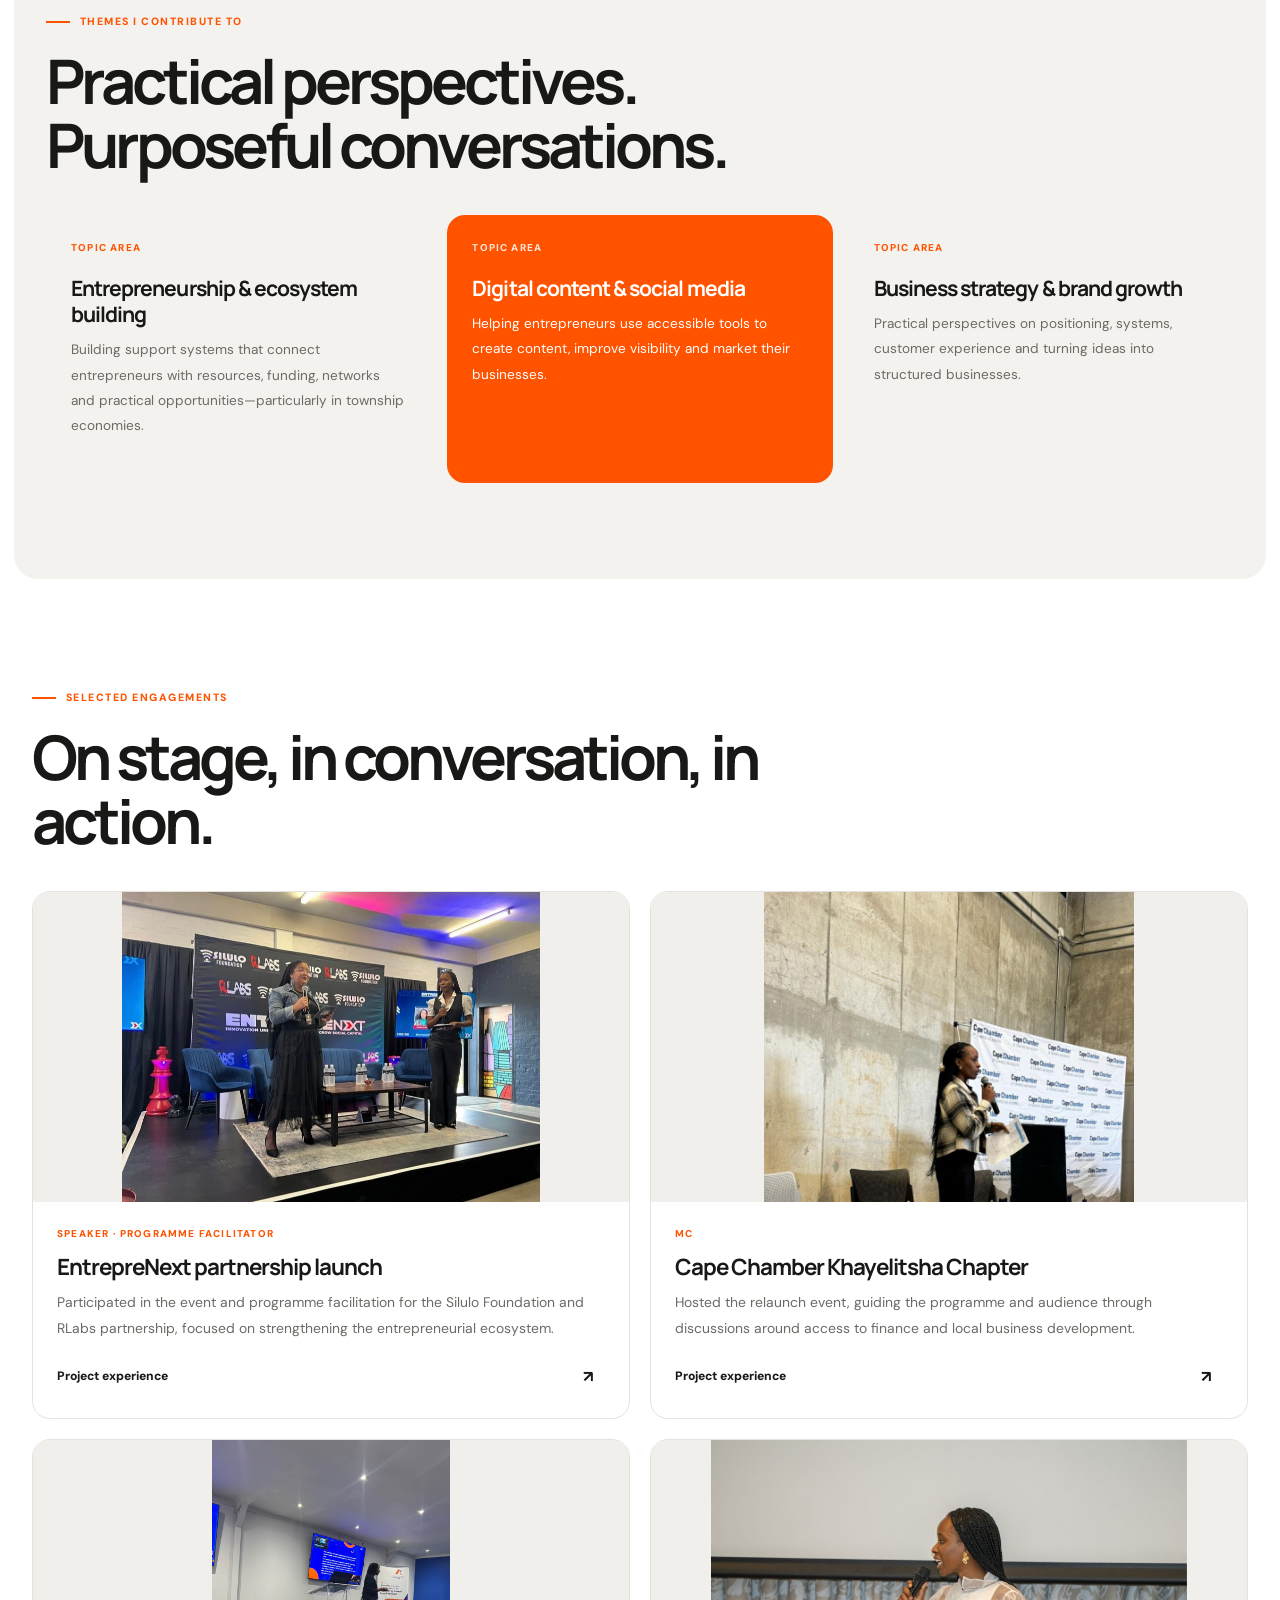
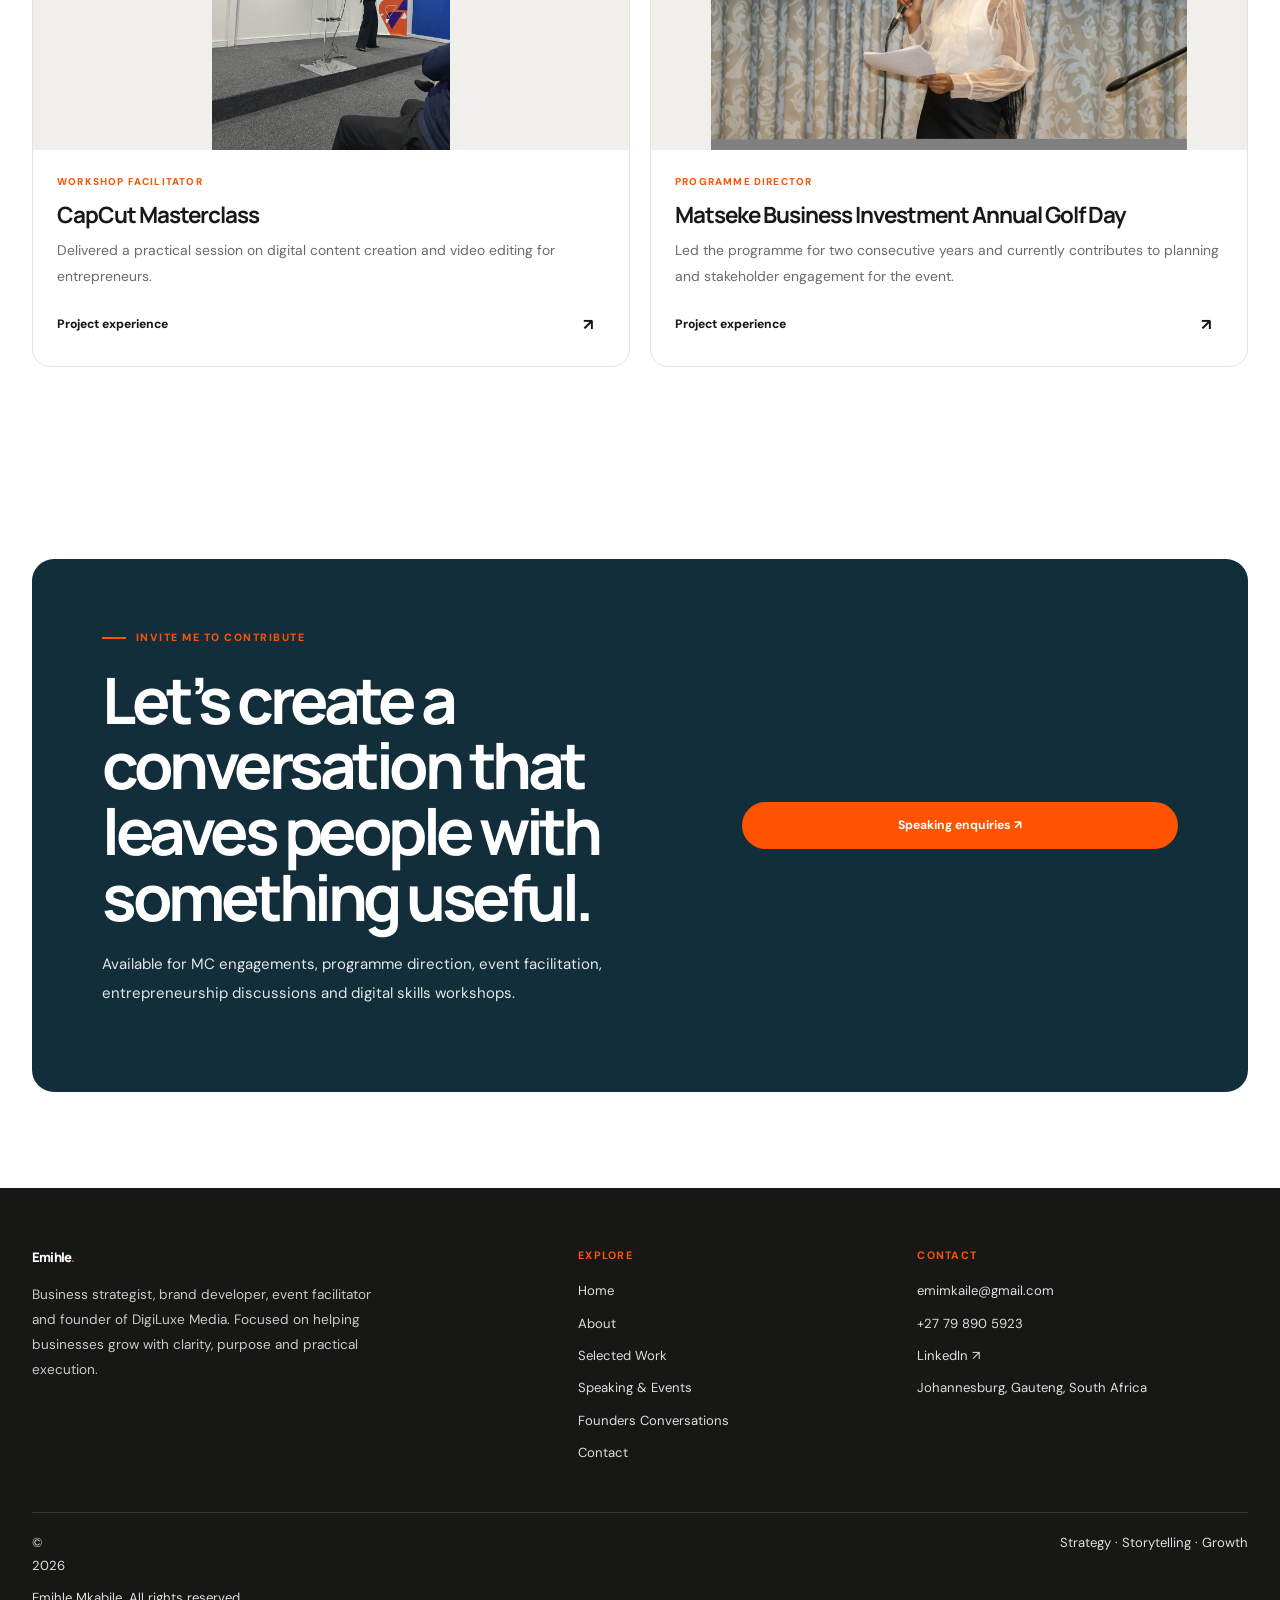
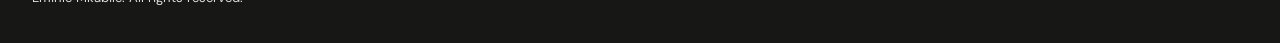
<file: speaking.html>
<!doctype html><html lang="en-ZA"><head><meta charset="utf-8"><meta name="viewport" content="width=device-width,initial-scale=1"><meta name="theme-color" content="#181817"><meta name="description" content="Speaking & Events | Emihle Mkabile"><title>Speaking & Events | Emihle Mkabile</title><link rel="stylesheet" href="assets/styles.css"></head><body><div class="site"><header><div class="container nav"><a class="brand" href="index.html">Emihle<b>.</b></a><nav class="navlinks" aria-label="Main navigation"><a href="index.html" class="">Home</a><a href="about.html" class="">About</a><a href="work.html" class="">Selected Work</a><a href="speaking.html" class="active">Speaking & Events</a><a href="founders.html" class="">Founders Conversations</a><a href="contact.html" class="">Contact</a><a href="https://www.linkedin.com/in/emimkaile/" target="_blank" rel="noopener noreferrer">LinkedIn ↗</a></nav><a class="navcta" href="contact.html">Let’s connect ↗</a><button class="menu" aria-expanded="false" aria-label="Toggle navigation">Menu</button></div></header><main><section class="hero"><style>.hero:before{background-image:linear-gradient(90deg,rgba(10,25,33,.86),rgba(10,25,33,.52) 48%,rgba(10,25,33,.12)),url('assets/cape-chamber-emihle.jpg')}</style><div class="hero-content"><div class="eyebrow">Speaker · MC · Programme Director · Facilitator</div><h1>Facilitating conversations<br><em>that move business forward.</em></h1><p>I bring people together around entrepreneurship, business growth and digital skills—whether on stage as an MC, as a programme director, or in practical learning sessions.</p><div class="hero-actions"><a class="btn" href="work.html">Explore my work ↗</a><a class="btn light" href="contact.html">Get in touch ↗</a></div></div><div class="hero-pills"><a href="work.html">EVENTS & PROGRAMME LEADERSHIP</a><a href="speaking.html">SPEAKING & FACILITATION</a><a href="founders.html">FOUNDER STORYTELLING</a></div></section>
<section class="section"><div class="container split reveal"><div><div class="eyebrow">Speaking & facilitation</div><h2>From the stage to practical learning.</h2><p class="copy">My experience spans speaking at entrepreneurship ecosystem events, hosting programmes as MC, directing event programmes and facilitating digital skills workshops for entrepreneurs.</p></div><div class="image-frame"><img src="assets/entreprenext-stage-01.jpg" alt="Emihle hosting at EntrepreNext" loading="lazy"><span class="image-caption">EntrepreNext · Event hosting</span></div></div></section>
<section class="section soft"><div class="container"><div class="section-head"><div class="eyebrow">Themes I contribute to</div><h2>Practical perspectives.<br>Purposeful conversations.</h2></div><div class="cards"><article class="card"><span class="tag">Topic area</span><h3>Entrepreneurship & ecosystem building</h3><p>Building support systems that connect entrepreneurs with resources, funding, networks and practical opportunities—particularly in township economies.</p></article><article class="card orange"><span class="tag">Topic area</span><h3>Digital content & social media</h3><p>Helping entrepreneurs use accessible tools to create content, improve visibility and market their businesses.</p></article><article class="card"><span class="tag">Topic area</span><h3>Business strategy & brand growth</h3><p>Practical perspectives on positioning, systems, customer experience and turning ideas into structured businesses.</p></article></div></div></section>
<section class="section"><div class="container"><div class="section-head"><div class="eyebrow">Selected engagements</div><h2>On stage, in conversation, in action.</h2></div><div class="project-grid"><article class="project reveal"><div class="project-media"><img src="assets/entreprenext-stage-02.jpg" alt="EntrepreNext partnership launch" loading="lazy"></div><div class="project-copy"><span class="tag">Speaker · Programme facilitator</span><h3>EntrepreNext partnership launch</h3><p>Participated in the event and programme facilitation for the Silulo Foundation and RLabs partnership, focused on strengthening the entrepreneurial ecosystem.</p><div class="card-link"><span>Project experience</span><span>↗</span></div></div></article><article class="project reveal"><div class="project-media"><img src="assets/cape-chamber-mc.jpg" alt="Cape Chamber Khayelitsha Chapter" loading="lazy"></div><div class="project-copy"><span class="tag">MC</span><h3>Cape Chamber Khayelitsha Chapter</h3><p>Hosted the relaunch event, guiding the programme and audience through discussions around access to finance and local business development.</p><div class="card-link"><span>Project experience</span><span>↗</span></div></div></article><article class="project reveal"><div class="project-media"><img src="assets/capcut-masterclass-02.jpg" alt="CapCut Masterclass" loading="lazy"></div><div class="project-copy"><span class="tag">Workshop facilitator</span><h3>CapCut Masterclass</h3><p>Delivered a practical session on digital content creation and video editing for entrepreneurs.</p><div class="card-link"><span>Project experience</span><span>↗</span></div></div></article><article class="project reveal"><div class="project-media"><img src="assets/mbi-speaking-01.jpg" alt="Matseke Business Investment Annual Golf Day" loading="lazy"></div><div class="project-copy"><span class="tag">Programme Director</span><h3>Matseke Business Investment Annual Golf Day</h3><p>Led the programme for two consecutive years and currently contributes to planning and stakeholder engagement for the event.</p><div class="card-link"><span>Project experience</span><span>↗</span></div></div></article></div></div></section><section class="section"><div class="container about-band"><div><div class="eyebrow">Invite me to contribute</div><h2>Let’s create a conversation that leaves people with something useful.</h2><p>Available for MC engagements, programme direction, event facilitation, entrepreneurship discussions and digital skills workshops.</p></div><a class="btn" href="contact.html">Speaking enquiries ↗</a></div></section></main><footer class="footer"><div class="container"><div class="footer-grid"><div><a class="brand" href="index.html" style="color:#fff">Emihle<b>.</b></a><p>Business strategist, brand developer, event facilitator and founder of DigiLuxe Media. Focused on helping businesses grow with clarity, purpose and practical execution.</p></div><div><h4>Explore</h4><a href="index.html">Home</a><a href="about.html">About</a><a href="work.html">Selected Work</a><a href="speaking.html">Speaking & Events</a><a href="founders.html">Founders Conversations</a><a href="contact.html">Contact</a></div><div><h4>Contact</h4><a href="mailto:emimkaile@gmail.com">emimkaile@gmail.com</a><a href="tel:+27798905923">+27 79 890 5923</a><a href="https://www.linkedin.com/in/emimkaile/" target="_blank" rel="noopener noreferrer">LinkedIn ↗</a><span>Johannesburg, Gauteng, South Africa</span></div></div><div class="footer-bottom"><span>© <span data-year></span> Emihle Mkabile. All rights reserved.</span><span>Strategy · Storytelling · Growth</span></div></div></footer></div><script src="assets/site.js"></script></body></html>
</file>
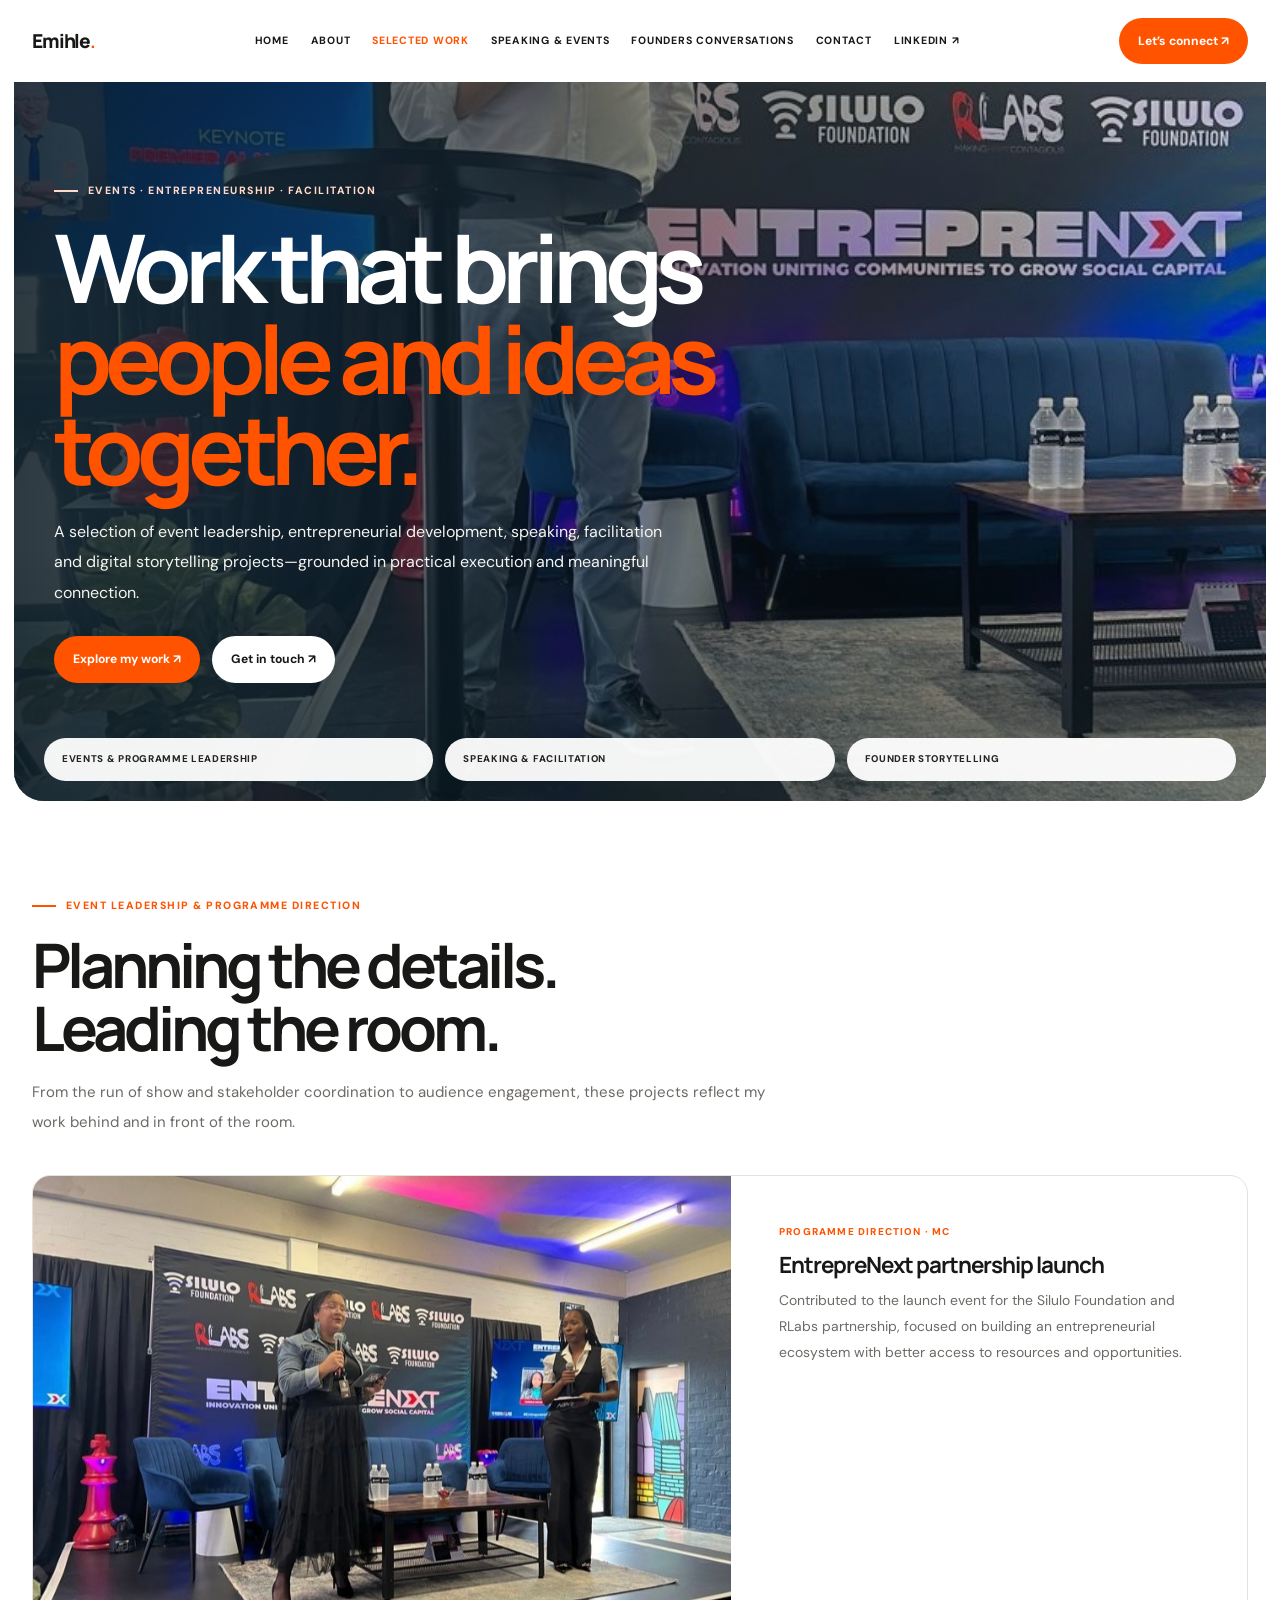
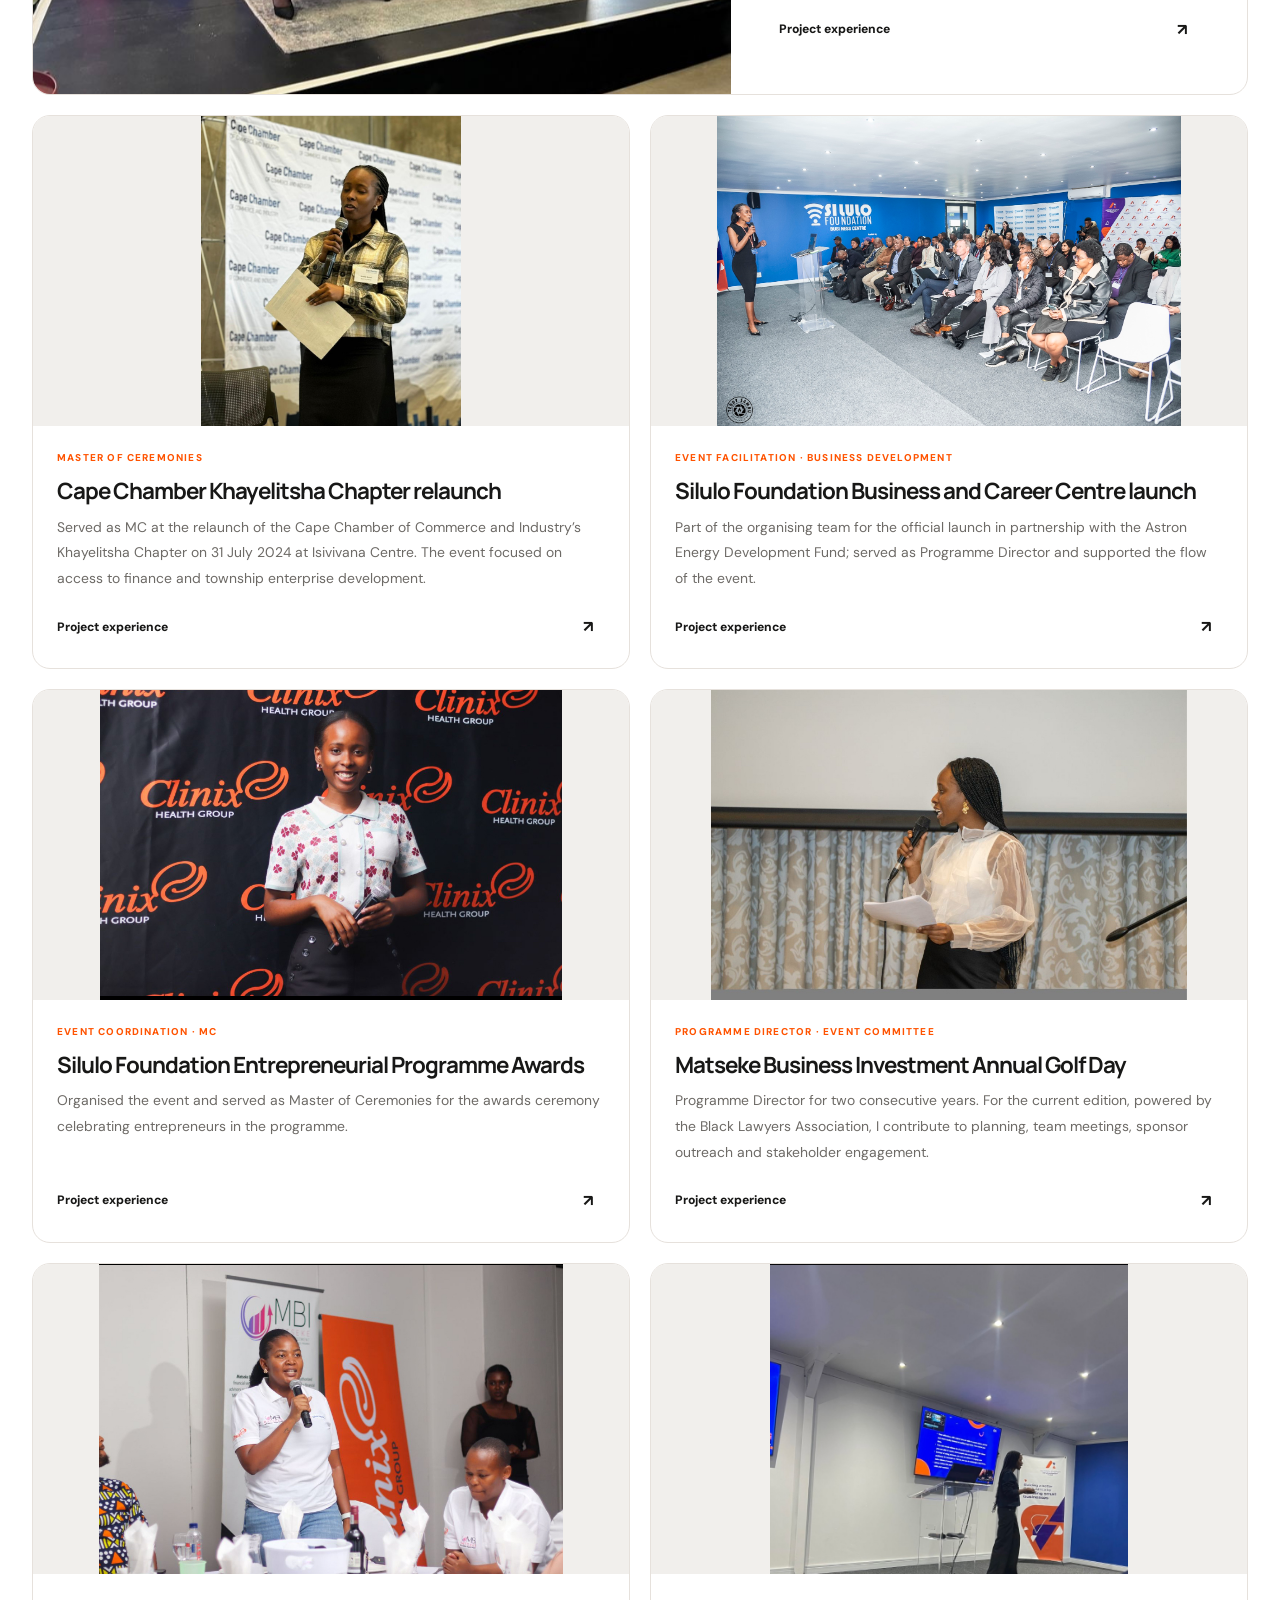
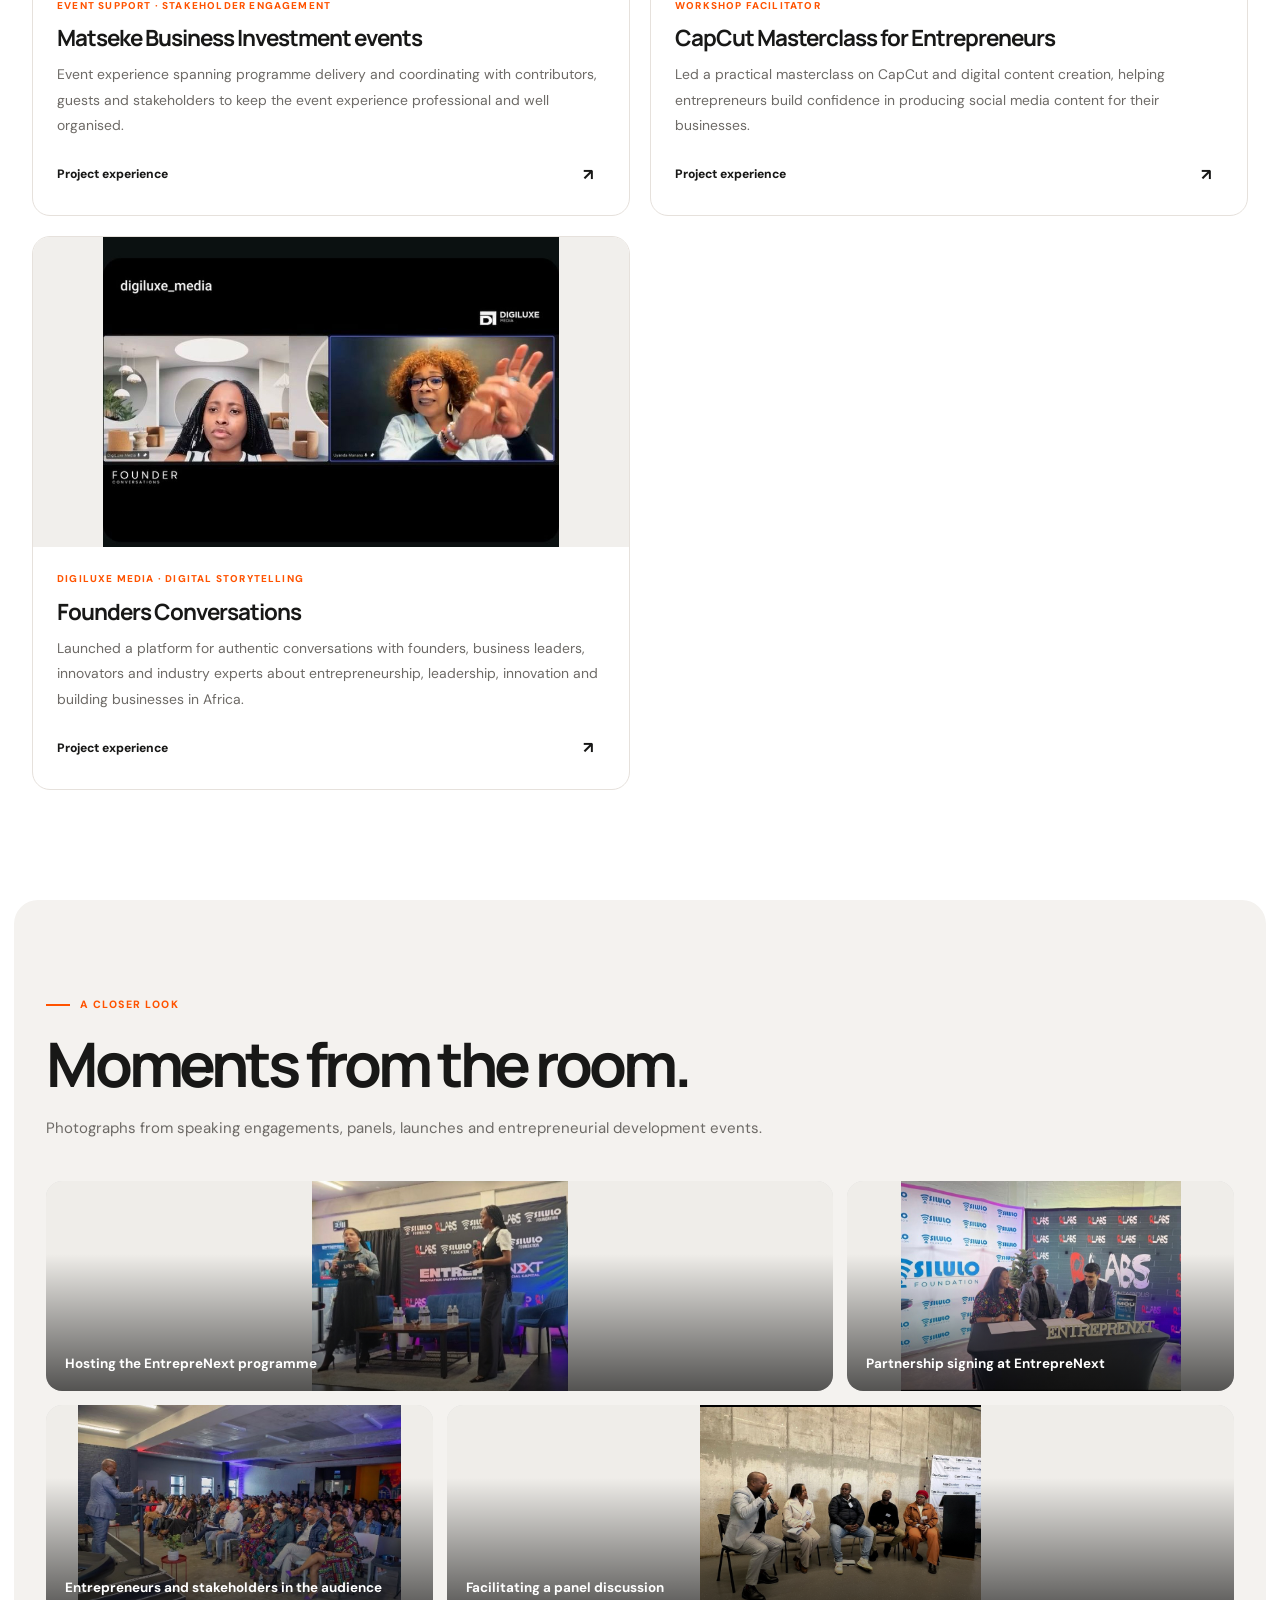
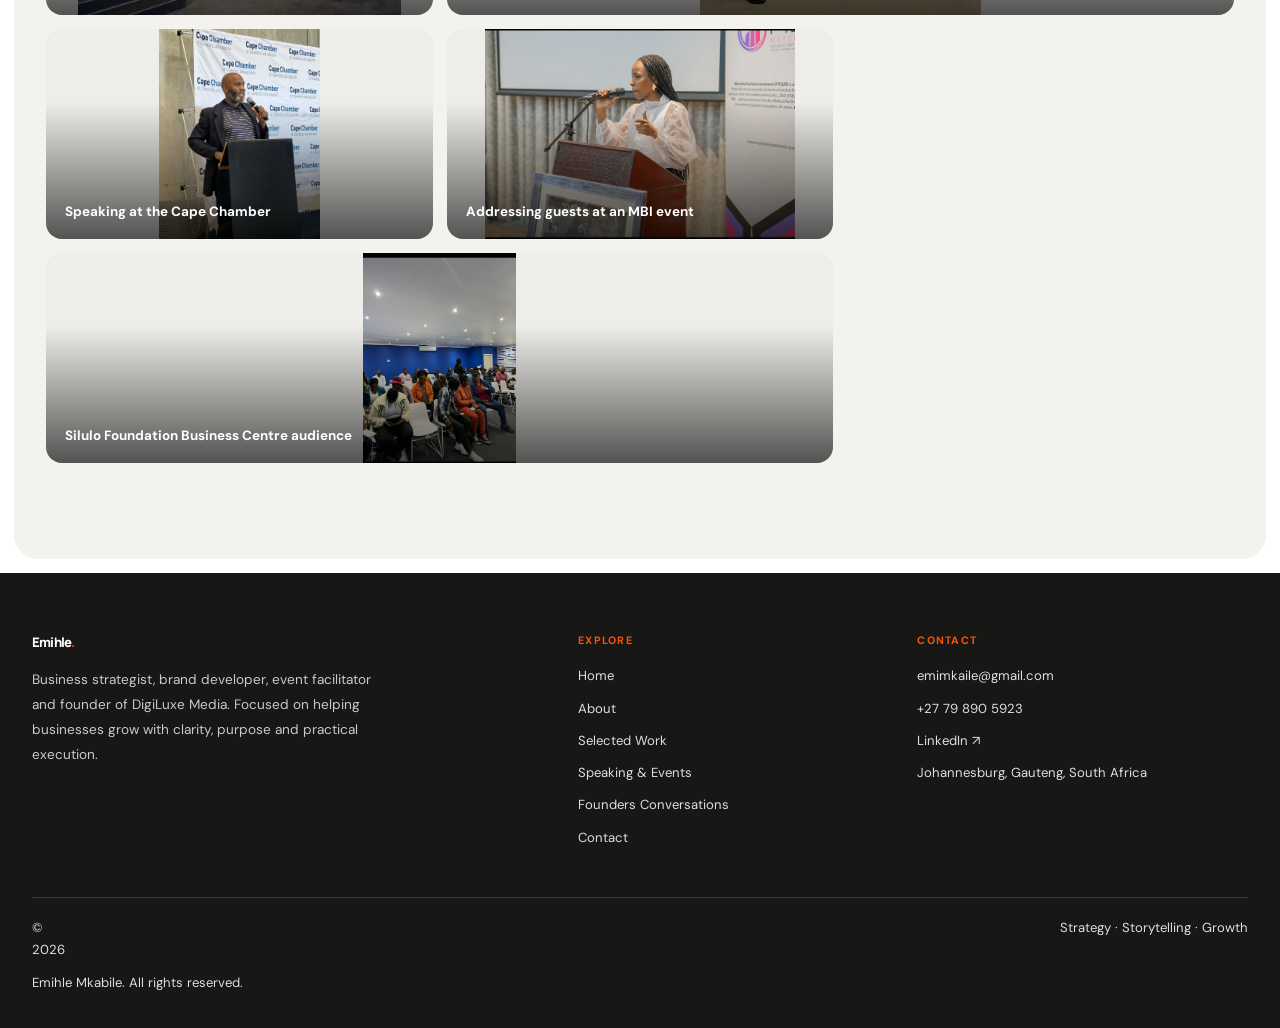
<file: work.html>
<!doctype html><html lang="en-ZA"><head><meta charset="utf-8"><meta name="viewport" content="width=device-width,initial-scale=1"><meta name="theme-color" content="#181817"><meta name="description" content="Selected Work | Emihle Mkabile"><title>Selected Work | Emihle Mkabile</title><link rel="stylesheet" href="assets/styles.css"></head><body><div class="site"><header><div class="container nav"><a class="brand" href="index.html">Emihle<b>.</b></a><nav class="navlinks" aria-label="Main navigation"><a href="index.html" class="">Home</a><a href="about.html" class="">About</a><a href="work.html" class="active">Selected Work</a><a href="speaking.html" class="">Speaking & Events</a><a href="founders.html" class="">Founders Conversations</a><a href="contact.html" class="">Contact</a><a href="https://www.linkedin.com/in/emimkaile/" target="_blank" rel="noopener noreferrer">LinkedIn ↗</a></nav><a class="navcta" href="contact.html">Let’s connect ↗</a><button class="menu" aria-expanded="false" aria-label="Toggle navigation">Menu</button></div></header><main><section class="hero"><style>.hero:before{background-image:linear-gradient(90deg,rgba(10,25,33,.86),rgba(10,25,33,.52) 48%,rgba(10,25,33,.12)),url('assets/entreprenext-stage-wide.jpg')}</style><div class="hero-content"><div class="eyebrow">Events · Entrepreneurship · Facilitation</div><h1>Work that brings<br><em>people and ideas together.</em></h1><p>A selection of event leadership, entrepreneurial development, speaking, facilitation and digital storytelling projects—grounded in practical execution and meaningful connection.</p><div class="hero-actions"><a class="btn" href="work.html">Explore my work ↗</a><a class="btn light" href="contact.html">Get in touch ↗</a></div></div><div class="hero-pills"><a href="work.html">EVENTS & PROGRAMME LEADERSHIP</a><a href="speaking.html">SPEAKING & FACILITATION</a><a href="founders.html">FOUNDER STORYTELLING</a></div></section>
<section class="section"><div class="container"><div class="section-head"><div class="eyebrow">Event leadership & programme direction</div><h2>Planning the details.<br>Leading the room.</h2><p>From the run of show and stakeholder coordination to audience engagement, these projects reflect my work behind and in front of the room.</p></div><div class="project-grid"><article class="project featured reveal"><div class="project-media"><img src="assets/entreprenext-stage-02.jpg" alt="EntrepreNext partnership launch" loading="lazy"></div><div class="project-copy"><span class="tag">Programme direction · MC</span><h3>EntrepreNext partnership launch</h3><p>Contributed to the launch event for the Silulo Foundation and RLabs partnership, focused on building an entrepreneurial ecosystem with better access to resources and opportunities.</p><div class="card-link"><span>Project experience</span><span>↗</span></div></div></article><article class="project reveal"><div class="project-media"><img src="assets/cape-chamber-emihle.jpg" alt="Cape Chamber Khayelitsha Chapter relaunch" loading="lazy"></div><div class="project-copy"><span class="tag">Master of Ceremonies</span><h3>Cape Chamber Khayelitsha Chapter relaunch</h3><p>Served as MC at the relaunch of the Cape Chamber of Commerce and Industry’s Khayelitsha Chapter on 31 July 2024 at Isivivana Centre. The event focused on access to finance and township enterprise development.</p><div class="card-link"><span>Project experience</span><span>↗</span></div></div></article><article class="project reveal"><div class="project-media"><img src="assets/silulo-launch-wide.jpg" alt="Silulo Foundation Business and Career Centre launch" loading="lazy"></div><div class="project-copy"><span class="tag">Event facilitation · Business development</span><h3>Silulo Foundation Business and Career Centre launch</h3><p>Part of the organising team for the official launch in partnership with the Astron Energy Development Fund; served as Programme Director and supported the flow of the event.</p><div class="card-link"><span>Project experience</span><span>↗</span></div></div></article><article class="project reveal"><div class="project-media"><img src="assets/clinix-mc.jpg" alt="Silulo Foundation Entrepreneurial Programme Awards" loading="lazy"></div><div class="project-copy"><span class="tag">Event coordination · MC</span><h3>Silulo Foundation Entrepreneurial Programme Awards</h3><p>Organised the event and served as Master of Ceremonies for the awards ceremony celebrating entrepreneurs in the programme.</p><div class="card-link"><span>Project experience</span><span>↗</span></div></div></article><article class="project reveal"><div class="project-media"><img src="assets/mbi-speaking-01.jpg" alt="Matseke Business Investment Annual Golf Day" loading="lazy"></div><div class="project-copy"><span class="tag">Programme Director · Event committee</span><h3>Matseke Business Investment Annual Golf Day</h3><p>Programme Director for two consecutive years. For the current edition, powered by the Black Lawyers Association, I contribute to planning, team meetings, sponsor outreach and stakeholder engagement.</p><div class="card-link"><span>Project experience</span><span>↗</span></div></div></article><article class="project reveal"><div class="project-media"><img src="assets/mbi-event-02.jpg" alt="Matseke Business Investment events" loading="lazy"></div><div class="project-copy"><span class="tag">Event support · Stakeholder engagement</span><h3>Matseke Business Investment events</h3><p>Event experience spanning programme delivery and coordinating with contributors, guests and stakeholders to keep the event experience professional and well organised.</p><div class="card-link"><span>Project experience</span><span>↗</span></div></div></article><article class="project reveal"><div class="project-media"><img src="assets/capcut-masterclass-01.jpg" alt="CapCut Masterclass for Entrepreneurs" loading="lazy"></div><div class="project-copy"><span class="tag">Workshop facilitator</span><h3>CapCut Masterclass for Entrepreneurs</h3><p>Led a practical masterclass on CapCut and digital content creation, helping entrepreneurs build confidence in producing social media content for their businesses.</p><div class="card-link"><span>Project experience</span><span>↗</span></div></div></article><article class="project reveal"><div class="project-media"><img src="assets/founders-conversations.jpg" alt="Founders Conversations" loading="lazy"></div><div class="project-copy"><span class="tag">DigiLuxe Media · Digital storytelling</span><h3>Founders Conversations</h3><p>Launched a platform for authentic conversations with founders, business leaders, innovators and industry experts about entrepreneurship, leadership, innovation and building businesses in Africa.</p><div class="card-link"><span>Project experience</span><span>↗</span></div></div></article></div></div></section>
<section class="section soft"><div class="container"><div class="section-head"><div class="eyebrow">A closer look</div><h2>Moments from the room.</h2><p>Photographs from speaking engagements, panels, launches and entrepreneurial development events.</p></div><div class="gallery"><figure class="gallery-item wide reveal"><img src="assets/entreprenext-stage-01.jpg" alt="Hosting the EntrepreNext programme" loading="lazy"><figcaption class="gallery-caption">Hosting the EntrepreNext programme</figcaption></figure><figure class="gallery-item  reveal"><img src="assets/entreprenext-signing.jpg" alt="Partnership signing at EntrepreNext" loading="lazy"><figcaption class="gallery-caption">Partnership signing at EntrepreNext</figcaption></figure><figure class="gallery-item  reveal"><img src="assets/silulo-launch-audience.jpg" alt="Entrepreneurs and stakeholders in the audience" loading="lazy"><figcaption class="gallery-caption">Entrepreneurs and stakeholders in the audience</figcaption></figure><figure class="gallery-item wide reveal"><img src="assets/cape-chamber-panel.jpg" alt="Facilitating a panel discussion" loading="lazy"><figcaption class="gallery-caption">Facilitating a panel discussion</figcaption></figure><figure class="gallery-item  reveal"><img src="assets/cape-chamber-speaker.jpg" alt="Speaking at the Cape Chamber" loading="lazy"><figcaption class="gallery-caption">Speaking at the Cape Chamber</figcaption></figure><figure class="gallery-item  reveal"><img src="assets/mbi-speaking-02.jpg" alt="Addressing guests at an MBI event" loading="lazy"><figcaption class="gallery-caption">Addressing guests at an MBI event</figcaption></figure><figure class="gallery-item wide reveal"><img src="assets/silulo-audience-01.jpg" alt="Silulo Foundation Business Centre audience" loading="lazy"><figcaption class="gallery-caption">Silulo Foundation Business Centre audience</figcaption></figure></div></div></section></main><footer class="footer"><div class="container"><div class="footer-grid"><div><a class="brand" href="index.html" style="color:#fff">Emihle<b>.</b></a><p>Business strategist, brand developer, event facilitator and founder of DigiLuxe Media. Focused on helping businesses grow with clarity, purpose and practical execution.</p></div><div><h4>Explore</h4><a href="index.html">Home</a><a href="about.html">About</a><a href="work.html">Selected Work</a><a href="speaking.html">Speaking & Events</a><a href="founders.html">Founders Conversations</a><a href="contact.html">Contact</a></div><div><h4>Contact</h4><a href="mailto:emimkaile@gmail.com">emimkaile@gmail.com</a><a href="tel:+27798905923">+27 79 890 5923</a><a href="https://www.linkedin.com/in/emimkaile/" target="_blank" rel="noopener noreferrer">LinkedIn ↗</a><span>Johannesburg, Gauteng, South Africa</span></div></div><div class="footer-bottom"><span>© <span data-year></span> Emihle Mkabile. All rights reserved.</span><span>Strategy · Storytelling · Growth</span></div></div></footer></div><script src="assets/site.js"></script></body></html>
</file>
<file: assets/styles.css>
@import url('https://fonts.googleapis.com/css2?family=DM+Sans:wght@400;500;600;700&family=Manrope:wght@400;500;600;700;800&display=swap');
:root{--a:#ff5300;--ink:#181817;--muted:#6d6a66;--soft:#f4f2ef;--line:#e6e1dc;--blue:#132e3b;--max:1220px;--sans:'DM Sans',Arial,sans-serif;--display:'Manrope','DM Sans',Arial,sans-serif}
*{box-sizing:border-box}html{scroll-behavior:smooth;scroll-padding-top:88px}body{margin:0;background:#e8e6e3;color:var(--ink);font:15px/1.7 var(--sans);-webkit-font-smoothing:antialiased}img{display:block;max-width:100%}a{color:inherit;text-decoration:none}button,input,textarea{font:inherit}.site{max-width:1600px;margin:auto;background:#fff;min-height:100vh;overflow:hidden}.container{width:min(var(--max),calc(100% - 64px));margin:auto}header{position:relative;z-index:10;background:#fff}.nav{height:82px;display:flex;align-items:center;justify-content:space-between;gap:24px}.brand{font-family:var(--display);font-weight:800;font-size:1.2rem;letter-spacing:-.06em;white-space:nowrap}.brand b{color:var(--a)}.navlinks{display:flex;align-items:center;gap:22px}.navlinks a{font-size:.66rem;font-weight:700;letter-spacing:.07em;text-transform:uppercase;white-space:nowrap}.navlinks a:hover,.navlinks a.active{color:var(--a)}.navcta,.btn{display:inline-flex;align-items:center;justify-content:center;gap:10px;background:var(--a);color:#fff;padding:13px 19px;border-radius:999px;font-size:.76rem;font-weight:700;border:0;cursor:pointer;transition:.2s}.navcta:hover,.btn:hover{background:#e64b00;transform:translateY(-2px)}.btn.light{background:#fff;color:var(--ink)}.btn.outline{background:transparent;border:1px solid var(--line);color:var(--ink)}.menu{display:none;background:#fff;border:1px solid var(--line);border-radius:99px;padding:9px 14px;font-size:.75rem;font-weight:700}
.hero{margin:0 14px;position:relative;min-height:650px;border-radius:0 0 30px 30px;overflow:hidden;display:flex;align-items:flex-end;background:var(--blue);color:#fff}.hero:before{content:"";position:absolute;inset:0;background:linear-gradient(90deg,rgba(10,25,33,.86),rgba(10,25,33,.52) 48%,rgba(10,25,33,.12)),url('silulo-launch-wide.jpg') center/cover no-repeat}.hero:after{content:"";position:absolute;inset:0;background:linear-gradient(0deg,rgba(10,25,33,.4),transparent 36%);pointer-events:none}.hero-content{position:relative;z-index:1;width:min(var(--max),calc(100% - 80px));margin:auto;padding:100px 0 118px}.eyebrow{font-size:.66rem;text-transform:uppercase;letter-spacing:.14em;font-weight:800;color:var(--a);display:flex;align-items:center;gap:10px}.eyebrow:before{content:"";width:24px;height:2px;background:currentColor}.hero .eyebrow{color:#ffd9c9}.hero h1{font-family:var(--display);font-size:clamp(3.3rem,7.4vw,7rem);font-weight:700;line-height:.96;letter-spacing:-.075em;margin:22px 0;max-width:900px}.hero h1 em{font-style:normal;color:#ff5300}.hero p{max-width:610px;color:#f5f4f1;font-size:1rem;line-height:1.9;margin:0}.hero-actions{display:flex;gap:12px;flex-wrap:wrap;margin-top:28px}.hero-pills{position:absolute;z-index:2;bottom:20px;left:30px;right:30px;display:grid;grid-template-columns:repeat(3,1fr);gap:12px}.hero-pills a{background:rgba(255,255,255,.95);color:#242321;border-radius:999px;padding:13px 18px;font-size:.61rem;font-weight:800;letter-spacing:.07em}.hero-pills a:hover{background:var(--a);color:#fff}
.section{padding:96px 0}.section.soft{background:var(--soft);margin:14px;border-radius:24px}.section-head{max-width:760px;margin-bottom:38px}.section-head h2,.copy h2,.split h2,.contact h2{font-family:var(--display);font-size:clamp(2.3rem,4.8vw,4.5rem);font-weight:700;line-height:1.04;letter-spacing:-.065em;margin:18px 0}.section-head p,.copy p{color:var(--muted);line-height:1.95}.split{display:grid;grid-template-columns:1fr 1fr;gap:clamp(32px,7vw,90px);align-items:center}.copy p{font-size:.94rem}.quote{padding:20px 22px;border-left:3px solid var(--a);background:var(--soft);font-size:1.08rem;line-height:1.7;margin-top:25px}.image-frame{position:relative;min-height:420px;overflow:hidden;border-radius:20px;background:#ddd}.image-frame img{position:absolute;inset:0;width:100%;height:100%;object-fit:contain;object-position:center;background:#f4f2ef}.image-frame:after{content:"";position:absolute;inset:40% 0 0;background:linear-gradient(0deg,rgba(0,0,0,.5),transparent)}.image-caption{position:absolute;z-index:1;bottom:22px;left:24px;color:#fff;font-size:.8rem;font-weight:700}
.cards{display:grid;grid-template-columns:repeat(3,1fr);gap:16px}.card{background:var(--soft);border-radius:18px;padding:25px;min-height:250px;display:flex;flex-direction:column}.card.orange{background:var(--a);color:#fff}.tag{font-size:.62rem;text-transform:uppercase;letter-spacing:.12em;font-weight:800;color:var(--a)}.card.orange .tag{color:#ffe5dc}.card h3{font-family:var(--display);font-size:1.32rem;line-height:1.24;letter-spacing:-.045em;margin:18px 0 10px}.card p{font-size:.85rem;line-height:1.85;color:var(--muted);margin:0 0 20px}.card.orange p{color:#fff}.card-link{margin-top:auto;display:flex;align-items:center;justify-content:space-between;gap:12px;font-size:.76rem;font-weight:800}.card-link span:last-child{width:34px;height:34px;border-radius:50%;display:grid;place-items:center;background:#fff;color:var(--ink);font-size:1rem;flex-shrink:0}
.project-grid{display:grid;grid-template-columns:repeat(2,minmax(0,1fr));gap:20px}.project{border-radius:18px;background:#fff;border:1px solid var(--line);overflow:hidden;display:flex;flex-direction:column}.project-media{height:310px;background:#f1efec;overflow:hidden;display:flex;align-items:center;justify-content:center}.project-media img{width:100%;height:100%;object-fit:contain;object-position:center;transition:transform .5s}.project:hover .project-media img{transform:scale(1.01)}.project-copy{padding:24px;display:flex;flex-direction:column;align-items:flex-start;flex:1}.project-copy h3{font-family:var(--display);font-size:1.4rem;line-height:1.23;letter-spacing:-.045em;margin:10px 0}.project-copy p{font-size:.87rem;color:var(--muted);line-height:1.85;margin:0 0 18px}.project-copy .card-link{width:100%;margin-top:auto}.project.featured{grid-column:span 2;display:grid;grid-template-columns:1.15fr .85fr}.project.featured .project-media{height:100%;min-height:360px}.project.featured .project-copy{padding:clamp(24px,4vw,48px);justify-content:center}
.gallery{display:grid;grid-template-columns:repeat(12,1fr);gap:14px}.gallery-item{position:relative;border-radius:16px;overflow:hidden;background:#ddd;min-height:210px;grid-column:span 4;margin:0}.gallery-item.wide{grid-column:span 8}.gallery-item.tall{min-height:390px;grid-row:span 2}.gallery-item img{position:absolute;width:100%;height:100%;inset:0;object-fit:contain;object-position:center;background:#efede9;transition:transform .4s}.gallery-item:hover img{transform:scale(1.01)}.gallery-item:after{content:"";position:absolute;inset:35% 0 0;background:linear-gradient(0deg,rgba(0,0,0,.65),transparent)}.gallery-caption{position:absolute;z-index:1;bottom:17px;left:19px;right:19px;color:#fff;font-weight:700;font-size:.84rem;line-height:1.4}
.about-band{background:var(--blue);color:#fff;border-radius:22px;padding:clamp(30px,6vw,70px);display:grid;grid-template-columns:1.15fr .85fr;gap:50px;align-items:center}.about-band h2{font-family:var(--display);font-size:clamp(2.5rem,5vw,4.7rem);line-height:1.03;letter-spacing:-.07em;margin:20px 0}.about-band p{color:#e3e7e8;line-height:1.9}.expertise{display:grid;grid-template-columns:repeat(2,1fr);gap:10px;margin-top:25px}.expertise span{border:1px solid rgba(255,255,255,.2);padding:12px;border-radius:8px;font-size:.73rem}
.contact{display:grid;grid-template-columns:.8fr 1.2fr;gap:55px}.contact-info{padding:20px 0;border-bottom:1px solid var(--line)}.contact-info b{display:block;font-size:.68rem;letter-spacing:.1em;text-transform:uppercase;margin-bottom:5px}.contact-info span,.contact-info a{color:var(--muted);font-size:.9rem}.form{background:var(--soft);padding:28px;border-radius:18px;display:grid;grid-template-columns:1fr 1fr;gap:15px}.field{display:flex;flex-direction:column;gap:7px}.field.full{grid-column:1/-1}.field label{font-size:.72rem;font-weight:800}.field input,.field textarea{padding:13px;border:1px solid var(--line);border-radius:8px;background:#fff;color:var(--ink);width:100%}.field textarea{min-height:120px;resize:vertical}
.footer{background:#171716;color:#fff;padding:58px 0 24px}.footer-grid{display:grid;grid-template-columns:1.2fr .7fr .8fr;gap:50px;padding-bottom:38px}.footer p{max-width:350px;color:#c9c9c9;font-size:.85rem;line-height:1.85}.footer h4{font-size:.67rem;letter-spacing:.12em;text-transform:uppercase;color:#ff5300;margin:0 0 16px}.footer a,.footer span{display:block;font-size:.82rem;color:#dedede;margin-bottom:10px}.footer-bottom{border-top:1px solid #393939;padding-top:19px;display:flex;justify-content:space-between;gap:18px;flex-wrap:wrap;color:#aaa;font-size:.7rem}.reveal{opacity:0;transform:translateY(16px);transition:opacity .55s,transform .55s}.reveal.show{opacity:1;transform:none}
@media(max-width:980px){.navlinks{gap:12px}.navlinks a{font-size:.59rem}.navcta{padding:11px 14px}.project-media{height:260px}}
@media(max-width:760px){.container{width:calc(100% - 36px)}.nav{height:70px}.menu{display:block}.navcta{display:none}.navlinks{display:none;position:absolute;top:69px;left:0;right:0;background:#fff;padding:10px 22px 20px;flex-direction:column;align-items:stretch;gap:0;box-shadow:0 14px 30px #0001}.navlinks.open{display:flex}.navlinks a{padding:12px 0;border-bottom:1px solid var(--line);font-size:.78rem}.hero{margin:0 7px;min-height:700px;border-radius:0 0 20px 20px}.hero:before{background-position:42% center}.hero-content{width:calc(100% - 42px);padding:110px 0 165px}.hero h1{font-size:clamp(3rem,13vw,4.5rem)}.hero p{font-size:.92rem}.hero-pills{left:14px;right:14px;bottom:13px;grid-template-columns:1fr;gap:7px}.hero-pills a{padding:10px 14px}.section{padding:68px 0}.section.soft{margin:8px;border-radius:16px}.split,.about-band,.contact{grid-template-columns:1fr;gap:25px}.image-frame{min-height:340px}.cards,.project-grid{grid-template-columns:1fr}.project.featured{grid-column:auto;display:flex}.project.featured .project-media{height:270px;min-height:0}.project-media{height:270px}.gallery{grid-template-columns:repeat(2,minmax(0,1fr));gap:10px}.gallery-item,.gallery-item.wide{grid-column:span 1;min-height:220px}.gallery-item.tall{min-height:310px;grid-row:span 1}.footer-grid{grid-template-columns:1fr 1fr;gap:25px}.footer-grid>div:first-child{grid-column:1/-1}.form{grid-template-columns:1fr;padding:20px}.field.full{grid-column:auto}}
@media(max-width:420px){.footer-grid{grid-template-columns:1fr}.footer-grid>div:first-child{grid-column:auto}.gallery{grid-template-columns:1fr}.gallery-item,.gallery-item.wide{min-height:250px}.expertise{grid-template-columns:1fr 1fr}}
@media(prefers-reduced-motion:reduce){html{scroll-behavior:auto}.reveal{opacity:1;transform:none;transition:none}*{transition:none!important}}
</file>
